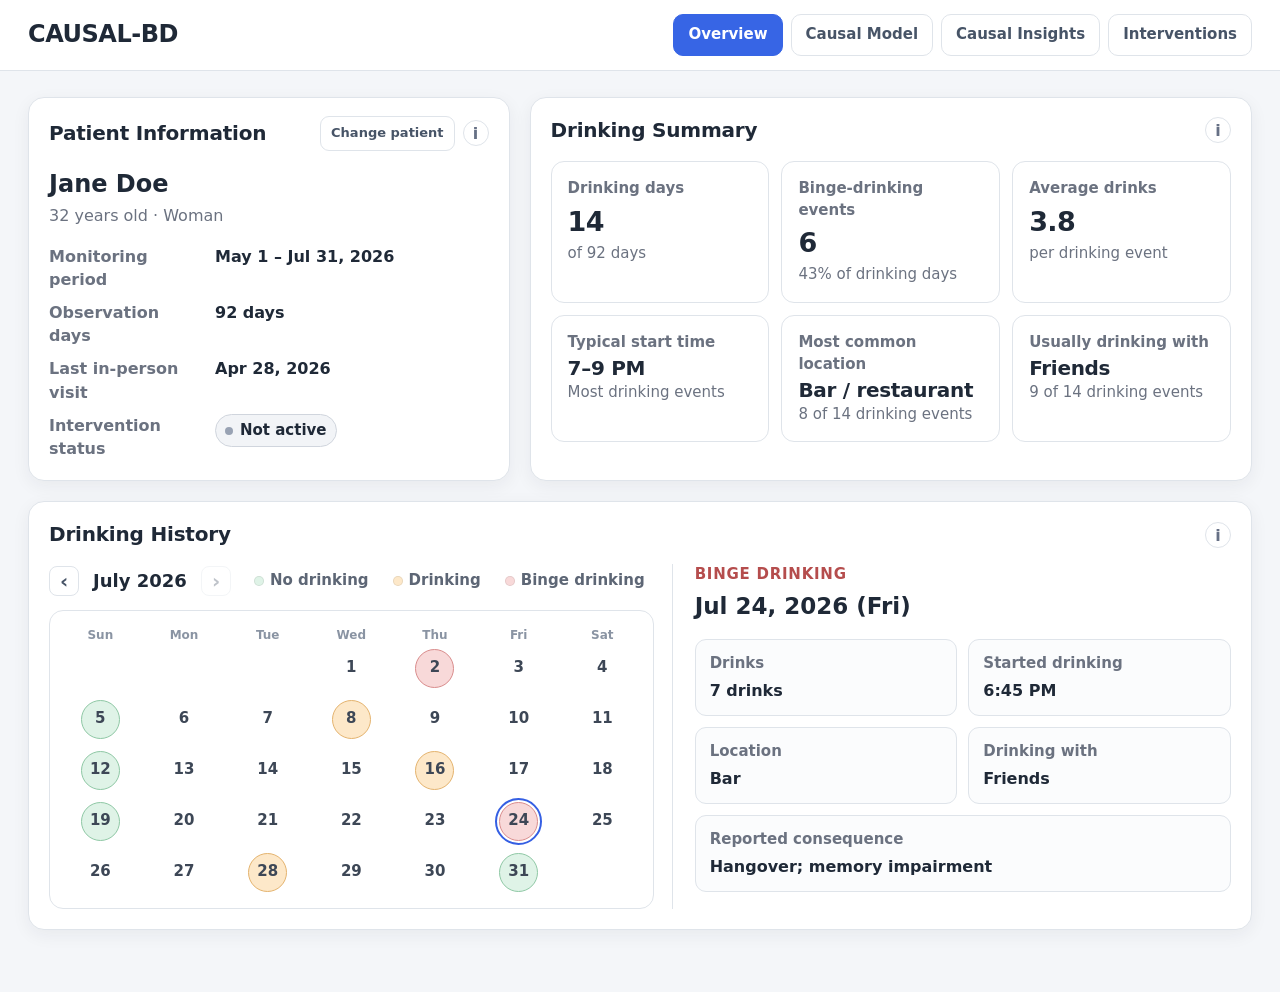
<file: index.html>
<!DOCTYPE html>
<html lang="en">
<head>
<meta charset="UTF-8">
<meta name="viewport" content="width=device-width, initial-scale=1.0">
<title>CAUSAL-BD — Overview</title>
<link rel="stylesheet" href="css/styles.css">
</head>
<body>
<header class="topbar">
  <div class="topbar-inner">
    <div class="brand">CAUSAL-BD</div>
    <nav class="tabs">
      <button class="tab active" data-tab="overview">Overview</button>
      <button class="tab" data-tab="model">Causal Model</button>
      <button class="tab" data-tab="insights">Causal Insights</button>
      <button class="tab" data-tab="interventions">Interventions</button>
    </nav>
  </div>
</header>

<main>
  <section id="view-overview" class="page-view">

  <div class="top-grid">
    <section class="panel">
      <div class="panel-head">
        <h2 class="panel-title">Patient Information</h2>
        <div class="head-actions">
          <button class="change-patient">Change patient</button>
          <div class="info-wrap">
            <button class="info-btn" aria-label="Patient information help">i</button>
            <div class="tooltip">Basic information needed to understand the patient's current monitoring and care context.</div>
          </div>
        </div>
      </div>
      <div class="patient-body">
        <div class="patient-name">Jane Doe</div>
        <div class="patient-meta">32 years old · Woman</div>
        <div class="info-list">
          <div class="info-label">Monitoring period</div><div class="info-value">May 1 – Jul 31, 2026</div>
          <div class="info-label">Observation days</div><div class="info-value">92 days</div>
          <div class="info-label">Last in-person visit</div><div class="info-value">Apr 28, 2026</div>
          <div class="info-label">Intervention status</div>
          <div class="info-value"><span class="status-off"><span class="status-dot"></span>Not active</span></div>
        </div>
      </div>
    </section>

    <section class="panel">
      <div class="panel-head">
        <h2 class="panel-title">Drinking Summary</h2>
        <div class="info-wrap">
          <button class="info-btn" aria-label="Drinking summary help">i</button>
          <div class="tooltip">Summary of drinking and binge-drinking events recorded during the monitoring period.</div>
        </div>
      </div>
      <div class="summary-body">
        <div class="metric metric-quant">
          <div class="metric-label">Drinking days</div>
          <div class="metric-value">14</div>
          <div class="metric-note">of 92 days</div>
        </div>
        <div class="metric metric-quant">
          <div class="metric-label">Binge-drinking events</div>
          <div class="metric-value">6</div>
          <div class="metric-note">43% of drinking days</div>
        </div>
        <div class="metric metric-quant">
          <div class="metric-label">Average drinks</div>
          <div class="metric-value">3.8</div>
          <div class="metric-note">per drinking event</div>
        </div>

        <div class="metric metric-context">
          <div class="metric-label">Typical start time</div>
          <div class="metric-context-value">7–9 PM</div>
          <div class="metric-note">Most drinking events</div>
        </div>
        <div class="metric metric-context">
          <div class="metric-label">Most common location</div>
          <div class="metric-context-value">Bar / restaurant</div>
          <div class="metric-note">8 of 14 drinking events</div>
        </div>
        <div class="metric metric-context">
          <div class="metric-label">Usually drinking with</div>
          <div class="metric-context-value">Friends</div>
          <div class="metric-note">9 of 14 drinking events</div>
        </div>
      </div>
    </section>
  </div>

  <section class="panel history-panel">
    <div class="panel-head">
      <h2 class="panel-title">Drinking History</h2>
      <div class="info-wrap">
        <button class="info-btn" aria-label="Drinking history help">i</button>
        <div class="tooltip">Calendar view of recent no-drinking, drinking, and binge-drinking records. Select a date to inspect the recorded context.</div>
      </div>
    </div>

    <div class="history-body">
      <div class="history-layout">
        <div class="calendar-side">
          <div class="history-topline">
            <div class="month-nav">
              <button class="month-nav-btn" id="prev-month" aria-label="Previous month">‹</button>
              <div class="month-title" id="month-title">July 2026</div>
              <button class="month-nav-btn" id="next-month" aria-label="Next month">›</button>
            </div>
            <div class="legend">
              <button class="legend-btn" data-filter="nodrink"><span class="legend-swatch nodrink"></span>No drinking</button>
              <button class="legend-btn" data-filter="drink"><span class="legend-swatch drink"></span>Drinking</button>
              <button class="legend-btn" data-filter="binge"><span class="legend-swatch binge"></span>Binge drinking</button>
            </div>
          </div>

          <div class="calendar">
            <div class="weekdays">
              <div>Sun</div><div>Mon</div><div>Tue</div><div>Wed</div><div>Thu</div><div>Fri</div><div>Sat</div>
            </div>
            <div class="days" id="days"></div>
          </div>
        </div>

        <div class="selected-side">
          <div class="selected-title-row">
            <div>
              <div class="detail-label binge" id="detail-type">Binge drinking</div>
              <h3 class="detail-title" id="detail-title">Jul 24, 2026 (Fri)</h3>
            </div>
            
          </div>

          <div class="detail-grid">
            <div class="detail-item">
              <div class="label">Drinks</div>
              <div class="value" id="detail-drinks">7 drinks</div>
            </div>
            <div class="detail-item">
              <div class="label">Started drinking</div>
              <div class="value" id="detail-start">6:45 PM</div>
            </div>
            <div class="detail-item">
              <div class="label">Location</div>
              <div class="value" id="detail-location">Bar</div>
            </div>
            <div class="detail-item">
              <div class="label">Drinking with</div>
              <div class="value" id="detail-social">Friends</div>
            </div>
            <div class="detail-item wide">
              <div class="label">Reported consequence</div>
              <div class="value" id="detail-consequence">Hangover; memory impairment</div>
            </div>
          </div>
        </div>
      </div>
    </div>
  </section>

  </section>

  <section id="view-insights" class="page-view" style="display:none;">
    <div class="insights-shell insights-shell-top">
      <button class="findings-drawer-tab" id="open-findings-drawer" aria-expanded="false">
        Causal Findings
      </button>

      <aside class="findings-drawer" id="findings-drawer" aria-hidden="true">
        <div class="findings-drawer-head">
          <div class="findings-drawer-title">Causal Findings</div>
          <div class="info-wrap">
            <button class="info-btn" aria-label="Causal findings help">i</button>
            <div class="tooltip">Findings are grouped by whether each construct increases, decreases, or shows no clear causal effect on binge drinking.</div>
          </div>
          <button class="findings-drawer-close" id="close-findings-drawer" aria-label="Close causal findings panel">×</button>
        </div>

        <div class="findings-drawer-scroll">
        <div class="findings-row">
          <div class="finding-group horizontal">
            <div class="finding-group-label positive">Increases binge drinking</div>
            <div class="finding-items-horizontal">
              <button class="finding-item active" data-finding="social">
                <div>
                  <div class="finding-name">Social Connection</div>
                  <div class="finding-effect" id="finding-effect-social">+6 pp</div>
                </div>
              </button>
              <button class="finding-item" data-finding="negative">
                <div>
                  <div class="finding-name">Negative Affect</div>
                  <div class="finding-effect" id="finding-effect-negative">+4 pp</div>
                </div>
              </button>
            </div>
          </div>

          <div class="finding-group horizontal" id="activity-finding-group" style="display:none;">
            <div class="finding-group-label negative">Decreases binge drinking</div>
            <div class="finding-items-horizontal">
              <button class="finding-item" data-finding="activity">
                <div>
                  <div class="finding-name">Physical Activity</div>
                  <div class="finding-effect" id="finding-effect-activity">−3 pp</div>
                </div>
              </button>
            </div>
          </div>

          <div class="finding-group horizontal">
            <div class="finding-group-label neutral">No clear causal effect</div>
            <div class="finding-items-horizontal">
              <button class="finding-item" data-finding="motivation">
                <div>
                  <div class="finding-name">Drinking Motivation</div>
                  <div class="finding-effect">No clear effect</div>
                </div>
              </button>
            </div>
          </div>
        </div>
        </div>
      </aside>

      <div class="insights-workspace">
        <section class="panel insight-hero compact-hero">
          <div class="insight-hero-top">
            <h1 class="insight-title" id="insight-title">Social Connection → Binge Drinking</h1>
          </div>

          <div class="effect-copy-row">
            <div class="effect-main" id="effect-main">Higher Social Connection was estimated to increase the probability of binge drinking.</div>
          </div>

          <div class="effect-explainer" id="effect-explainer">
            When the Social Connection score increases by 1 point on the 0–5 scale, the estimated probability of binge drinking increases by about 6 percentage points.
          </div>

          <div class="insight-effect-details">
            <div class="insight-effect-detail">
              <span>Estimated effect</span>
              <strong id="insight-effect-estimate">+6 percentage points per 1-point increase</strong>
            </div>
            <div class="insight-effect-detail">
              <span>95% CI</span>
              <strong id="insight-effect-ci">+2.7 to +8.8 percentage points</strong>
            </div>
            <div class="insight-effect-detail">
              <span>Adjusted for</span>
              <strong id="insight-effect-adjusted">Negative Affect, Drinking Motivation</strong>
            </div>
          </div>
        </section>

        <div class="relationship-components-row">
          <section class="panel relationship-panel">
            <div class="panel-head">
              <h2 class="panel-title" id="relationship-panel-title">Binge Drinking Across Social Connection Scores</h2>
              <div class="info-wrap">
                <button class="info-btn" aria-label="Relationship pattern help">i</button>
                <div class="tooltip">The selected construct score is continuous from 0–5. For interpretation, observations are grouped into five score ranges. Select a bar to inspect the components in that range.</div>
              </div>
            </div>
<div id="score-observed-subtitle" class="score-observed-subtitle">Observed binge-drinking frequency across Social Connection scores</div>

            <div class="relationship-chart-wrap compact-chart corrected-chart">
              <div class="chart-layout">
                <div class="y-axis-title-vertical">Binge-drinking probability (%)</div>

                <div class="y-axis-ticks">
                  <span>40</span>
                  <span>30</span>
                  <span>20</span>
                  <span>10</span>
                  <span>0</span>
                </div>

                <div class="plot-column">
                  <div class="value-label-row" aria-hidden="true">
                    <span>6%</span>
                    <span>9%</span>
                    <span>14%</span>
                    <span>28%</span>
                    <span>24%</span>
                  </div>

                  <div class="plot-area">
                    <div class="score-rate-chart" id="score-rate-chart">
                      <button class="score-bin" data-bin="0-1">
                        <div class="score-bin-bar-wrap"><div class="score-bin-bar" style="height:15%"></div></div>
                        <div class="score-bin-level">1</div>
                      </button>
                      <button class="score-bin" data-bin="1-2">
                        <div class="score-bin-bar-wrap"><div class="score-bin-bar" style="height:22.5%"></div></div>
                        <div class="score-bin-level">2</div>
                      </button>
                      <button class="score-bin" data-bin="2-3">
                        <div class="score-bin-bar-wrap"><div class="score-bin-bar" style="height:35%"></div></div>
                        <div class="score-bin-level">3</div>
                      </button>
                      <button class="score-bin" data-bin="3-4">
                        <div class="score-bin-bar-wrap"><div class="score-bin-bar" style="height:70%"></div></div>
                        <div class="score-bin-level">4</div>
                      </button>
                      <button class="score-bin active" data-bin="4-5">
                        <div class="score-bin-bar-wrap"><div class="score-bin-bar" style="height:60%"></div></div>
                        <div class="score-bin-level">5</div>
                      </button>
                    </div>
                  </div>
                </div>
              </div>

              <div class="x-axis-title">Social Connection score</div>
            </div>
          </section>

          <section class="panel pattern-panel compact-pattern">
            <div class="panel-head">
              <div>
                <h2 class="panel-title">Component Patterns</h2>
                <div class="selected-range-label" id="selected-range-label">Social Connection score 4–5 (n = 9)</div>
              </div>
              <div class="info-wrap">
                <button class="info-btn" aria-label="Component patterns help">i</button>
                <div class="tooltip">These values summarize the components observed within the selected construct score range.</div>
              </div>
            </div>

            <div class="pattern-body">
              <div class="component-compare-list single-bin" id="component-list">
                <div class="component-block">
                  <div class="component-title">Messaging activity</div>
                  <div class="single-component-row"><div class="hbar"><i style="width:92%"></i></div><b>52 min</b></div>
                </div>
                <div class="component-block">
                  <div class="component-title">Call duration</div>
                  <div class="single-component-row"><div class="hbar"><i style="width:78%"></i></div><b>24 min</b></div>
                </div>
                <div class="component-block">
                  <div class="component-title">Social media usage duration</div>
                  <div class="single-component-row"><div class="hbar"><i style="width:66%"></i></div><b>37 min</b></div>
                </div>
                <div class="component-block">
                  <div class="component-title">Perceived social connection</div>
                  <div class="single-component-row"><div class="hbar"><i style="width:88%"></i></div><b>4.4 / 5</b></div>
                </div>
                <div class="component-block">
                  <div class="component-title">In-person social connection</div>
                  <div class="single-component-row"><div class="hbar"><i style="width:54%"></i></div><b>2.7 / 5</b></div>
                </div>
              </div>

              <div class="example-head">Relevant binge-drinking days</div>
              <div class="example-days compact-days" id="relevant-days">
                <div class="example-card">
                  <span class="example-type binge">Binge drinking</span>
                  <strong>Jul 24</strong>
                  <span>Social Connection 4.7 / 5</span>
                  <small>7 drinks · Bar · Friends</small>
                </div>
                <div class="example-card">
                  <span class="example-type binge">Binge drinking</span>
                  <strong>Jul 2</strong>
                  <span>Social Connection 4.4 / 5</span>
                  <small>5 drinks · Friend's home · Friends</small>
                </div>
                <div class="example-card">
                  <span class="example-type binge">Binge drinking</span>
                  <strong>Jun 14</strong>
                  <span>Social Connection 4.2 / 5</span>
                  <small>6 drinks · Bar · Friends</small>
                </div>
              </div>
            </div>
          </section>
        </div>

        <div class="lower-insights-row">
          <section class="panel variation-panel revised-variation">
            <div class="panel-head">
              <h2 class="panel-title">Causal Effect Comparisons</h2>
              <div class="info-wrap">
                <button class="info-btn" aria-label="Variation help">i</button>
                <div class="tooltip">See how the selected construct's estimated causal effect changes over time and how Jane's effect compares with other patient groups.</div>
              </div>
            </div>

            <div class="variation-body variation-two-col">
              <div class="time-variation-block">
                <div class="subsection-title">Over time</div>

                <div class="compact-time-chart corrected-time-chart tall-time-chart">
                  <div class="time-y-axis-title">Estimated causal effect (pp)</div>

                  <div class="time-y-axis">
                    <span>10</span>
                    <span>5</span>
                    <span>0</span>
                  </div>

                  <div class="time-plot">
                    <div class="time-baseline"></div>
                    <div class="time-yline"></div>

                    <svg viewBox="0 0 300 240" preserveAspectRatio="none" aria-label="Estimated causal effect over time">
                      <!-- Plotting height = 210px, y=0 at 210 and y=10 at 0 -->
                      <!-- +2 => 168, +3 => 147, +7 => 63 -->
                      
                      
                      
                      
                    </svg>

                    <div class="time-dot time-dot-may"></div>
                    <div class="time-dot time-dot-june"></div>
                    <div class="time-dot time-dot-july"></div>

                    <div class="time-value-labels">
                      <span style="left:15%; top:126px;">+2</span>
                      <span style="left:50%; top:105px;">+3</span>
                      <span style="left:85%; top:21px;">+7</span>
                    </div>

                    <div class="time-x-axis">
                      <span style="left:15%;">May</span>
                      <span style="left:50%;">June</span>
                      <span style="left:85%;">July</span>
                    </div>
                  </div>
                </div>

                <div class="variation-note" id="time-variation-note">
                  Social Connection appears to have an increasingly stronger effect on binge drinking over time, with the largest estimated effect in July.
                </div>
              </div>

              <div class="group-comparison-block">
                <div class="subsection-title">Compared with reference cohorts</div>
<div class="reference-cohort-monitoring">Monitoring period: May 1 – Jul 31, 2026 (92 days)</div>

                <div class="patient-distribution-grid" aria-label="Distributions of estimated causal effects across comparison patient groups">
                  <div class="patient-distribution-card" data-comparison-group="all">
                    <div class="reference-cohort-label"><strong>All patients</strong><span>All patients you manage (N=100)</span></div>
                    <div class="histogram-shell">
                      <div class="histogram-y-label">Frequency</div>
                      <div class="histogram-plot">
                        <div class="histogram-mean-line" style="left:60.6%"></div>
                        <div class="histogram-mean-label" style="left:60.6%">Mean +2.1 pp</div>
                        <div class="histogram-bars">
                          <i style="height:0%"></i><i style="height:0%"></i><i style="height:0%"></i><i style="height:3%"></i><i style="height:7%"></i><i style="height:13%"></i><i style="height:21%"></i><i style="height:34%"></i><i style="height:48%"></i><i style="height:42%"></i><i style="height:55%"></i><i style="height:73%"></i><i style="height:88%"></i><i style="height:70%"></i><i style="height:76%"></i><i style="height:61%"></i><i class="jane-bin" style="height:43%"></i><i style="height:20%"></i><i style="height:7%"></i><i style="height:0%"></i>
                        </div>
                      </div>
                      <div class="histogram-axis"><span>−10</span><span>−5</span><span>0</span><span>+5</span><span>+10</span></div>
                    </div>
                  </div>

                  <div class="patient-distribution-card" data-comparison-group="frequency">
                    <div class="reference-cohort-label"><strong>Similar binge-drinking frequency</strong><span>Fewer than 5 binge-drinking events per month (N=28)</span></div>
                    <div class="histogram-shell">
                      <div class="histogram-y-label">Frequency</div>
                      <div class="histogram-plot">
                        <div class="histogram-mean-line" style="left:73%"></div>
                        <div class="histogram-mean-label" style="left:73%">Mean +4.6 pp</div>
                        <div class="histogram-bars">
                          <i style="height:0%"></i><i style="height:0%"></i><i style="height:0%"></i><i style="height:0%"></i><i style="height:1%"></i><i style="height:2%"></i><i style="height:4%"></i><i style="height:6%"></i><i style="height:10%"></i><i style="height:14%"></i><i style="height:20%"></i><i style="height:28%"></i><i style="height:40%"></i><i style="height:58%"></i><i style="height:80%"></i><i style="height:96%"></i><i class="jane-bin" style="height:86%"></i><i style="height:54%"></i><i style="height:22%"></i><i style="height:6%"></i>
                        </div>
                      </div>
                      <div class="histogram-axis"><span>−10</span><span>−5</span><span>0</span><span>+5</span><span>+10</span></div>
                    </div>
                  </div>

                  <div class="patient-distribution-card" data-comparison-group="age">
                    <div class="reference-cohort-label"><strong>Same age group</strong><span>Age 30–39 (N=42)</span></div>
                    <div class="histogram-shell">
                      <div class="histogram-y-label">Frequency</div>
                      <div class="histogram-plot">
                        <div class="histogram-mean-line" style="left:58.2%"></div>
                        <div class="histogram-mean-label" style="left:58.2%">Mean +1.6 pp</div>
                        <div class="histogram-bars">
                          <i style="height:0%"></i><i style="height:0%"></i><i style="height:2%"></i><i style="height:5%"></i><i style="height:10%"></i><i style="height:18%"></i><i style="height:29%"></i><i style="height:41%"></i><i style="height:37%"></i><i style="height:46%"></i><i style="height:68%"></i><i style="height:91%"></i><i style="height:84%"></i><i style="height:63%"></i><i style="height:51%"></i><i style="height:57%"></i><i class="jane-bin" style="height:39%"></i><i style="height:16%"></i><i style="height:4%"></i><i style="height:0%"></i>
                        </div>
                      </div>
                      <div class="histogram-axis"><span>−10</span><span>−5</span><span>0</span><span>+5</span><span>+10</span></div>
                    </div>
                  </div>

                  <div class="patient-distribution-card" data-comparison-group="women">
                    <div class="reference-cohort-label"><strong>Same gender</strong><span>Women (N=47)</span></div>
                    <div class="histogram-shell">
                      <div class="histogram-y-label">Frequency</div>
                      <div class="histogram-plot">
                        <div class="histogram-mean-line" style="left:68.5%"></div>
                        <div class="histogram-mean-label" style="left:68.5%">Mean +3.7 pp</div>
                        <div class="histogram-bars">
                          <i style="height:0%"></i><i style="height:0%"></i><i style="height:0%"></i><i style="height:0%"></i><i style="height:1%"></i><i style="height:3%"></i><i style="height:7%"></i><i style="height:12%"></i><i style="height:20%"></i><i style="height:28%"></i><i style="height:38%"></i><i style="height:50%"></i><i style="height:64%"></i><i style="height:78%"></i><i style="height:90%"></i><i style="height:88%"></i><i class="jane-bin" style="height:72%"></i><i style="height:48%"></i><i style="height:20%"></i><i style="height:5%"></i>
                        </div>
                      </div>
                      <div class="histogram-axis"><span>−10</span><span>−5</span><span>0</span><span>+5</span><span>+10</span></div>
                    </div>
                  </div>
                </div>

                <div class="histogram-x-title">Estimated causal effect (pp)</div>
                <div class="jane-bin-note" id="jane-distribution-note"><span class="jane-bin-swatch"></span>The highlighted bin contains Jane's estimated effect (+6 pp).</div>

                <div class="variation-note" id="group-comparison-note">
                  Estimated Social Connection effects are predominantly positive across these reference cohorts. Jane's estimated effect (+6 pp) is above the mean for each reference cohort shown here. The similar binge-drinking frequency cohort has the most positively shifted distribution (mean +4.6 pp), while the same-gender cohort has a mean of +3.7 pp.
                </div>
              </div>
            </div>
          </section>
        </div>

              </div>

      <button class="context-drawer-tab" id="open-context-drawer" aria-expanded="false">Add Context</button>

      <aside class="context-drawer" id="context-drawer" aria-hidden="true">
        <div class="context-drawer-head">
          <div>
            <div class="context-drawer-title">Add Context</div>
            <div class="context-drawer-subtitle" id="context-drawer-subtitle">Social Connection → Binge Drinking</div>
          </div>
          <button class="context-drawer-close" id="close-context-drawer" aria-label="Close context panel">×</button>
        </div>

        <div class="context-drawer-scroll">
          <section class="drawer-section">
            <div class="drawer-section-title">Current insight</div>
            <p id="context-current-insight"></p>
            <p class="drawer-muted" id="context-current-pattern"></p>
          </section>

          <section class="drawer-section">
            <div class="drawer-section-title">Discuss with participant</div>
            <div class="drawer-helper" id="context-discussion-helper"></div>
            <div id="context-suggested-questions"></div>

            <button class="drawer-secondary-btn" id="add-own-question">+ Add your own question</button>

            <div class="discussion-guide" id="discussion-guide">
              <div class="drawer-subhead">Discussion guide</div>
              <div class="empty-guide" id="empty-guide">Add questions you want to discuss with Jane.</div>
            </div>

            <label class="drawer-subhead drawer-note-label" for="discussion-notes">What did you learn?</label>
            <textarea id="discussion-notes" class="drawer-textarea" placeholder="Record what you learned from Jane about the situation, people involved, or what was happening before drinking..."></textarea>

            <div class="drawer-subhead">What does this help explain?</div>
            <div class="context-component-tags" id="context-component-tags"></div>
            <button class="drawer-primary-btn" id="save-context-note">Save context</button>

            <div class="saved-context-list" id="saved-context-list">
              <div class="drawer-subhead">Saved context</div>
              <div class="empty-guide" id="saved-context-empty">No context has been saved yet.</div>
            </div>
          </section>

          <section class="drawer-section">
            <div class="drawer-section-title">Refine EMA</div>
            <div class="drawer-subhead" id="context-current-ema-title"></div>
            <div id="context-current-ema-list"></div>

            <div class="drawer-subhead suggested-ema-head">Suggested additions</div>
            <div id="context-suggested-ema"></div>

            <button class="drawer-secondary-btn">+ Create a question</button>
          </section>
        </div>
      </aside>
    </section>

  <section id="view-model" class="page-view causal-model-view" style="display:none;">
    <div class="causal-model-layout">


      <div class="causal-model-main causal-model-split">
        <div class="causal-model-half causal-model-graph-half">
          <section class="panel causal-graph-panel">
          <div class="model-panel-head">
            <h2>Causal Structure</h2>
            <div class="model-panel-actions">
              <div class="info-wrap">
              <button class="info-btn" aria-label="Causal structure help">i</button>
              <div class="tooltip">Review the causal relationships among constructs. Select a construct to inspect its definition and causal analysis result.</div>
              </div>
              <button class="secondary-action model-edit-toggle" id="model-edit-toggle">Manage constructs</button>
            </div>
          </div>

          <div class="causal-graph-legend" aria-label="Causal graph legend">
            <div class="causal-graph-legend-item"><span class="legend-arrow pathway-blue" id="causal-pathway-legend-arrow"></span><span>Causal pathway</span></div>
            <div class="causal-graph-legend-item"><span class="legend-node legend-node-treatment"></span><span>Treatment</span></div>
            <div class="causal-graph-legend-item"><span class="legend-node legend-node-confounder"></span><span>Confounder</span></div>
          </div>

          <div class="causal-graph-canvas probe2-style-graph" id="model-dynamic-graph">
          </div>

          <div class="graph-selection-hint">Select a construct to review its details.</div>

          
<div class="analysis-period-box">
  <div class="analysis-period-label">Analysis period</div>
  <div class="analysis-period-date">May 1 – Jul 31, 2026</div>
  <div class="analysis-period-note">Pre-intervention monitoring period</div>
</div>
<div class="causal-analysis-window" aria-label="Causal analysis window">
            <div class="analysis-window-title">Analysis window</div>
            <div class="analysis-window-copy">Passive sensing and EMA observed 15–3 hours before drinking started were used in the causal analysis.</div>

            <div class="analysis-window-timeline">
              <div class="analysis-window-track">
                <div class="analysis-window-observed">
                  <span>Passive sensing + EMA</span>
                </div>
                <div class="analysis-window-event-dot"></div>
              </div>
              <div class="analysis-window-labels">
                <span class="window-label window-start">−15 h</span>
                <span class="window-label window-end">−3 h</span>
                <span class="window-label window-event"><span>Drinking</span><span>start</span></span>
              </div>
            </div>
          </div>

          <div class="structure-stability-inline">
            <div class="structure-stability-inline-head">Structure stability</div>
            <p>We repeatedly sampled from data from <strong>100 patients</strong> to test the stability of this causal structure. For each patient subsample, only directed relationships that appeared in at least <strong>50 of 100 bootstrap runs</strong> were retained. Across <strong>30 patient subsamples</strong>, the final structure was reproduced <strong>25 times (83%)</strong>.</p>
          </div>
          </section>
        </div>

        <div class="causal-model-half causal-model-detail-half">
          <section class="panel causal-effect-overview-panel" aria-label="Causal effect overview">
            <div class="causal-effect-overview-head">
              <div>
                <h2>Causal Effect Overview</h2>
                <p>Estimated change in binge-drinking probability for a 1-point increase in each construct.</p>
              </div>
              <div class="info-wrap summary-info-wrap">
                <button class="info-btn summary-info-btn" aria-label="Causal effect overview help">i</button>
                <div class="tooltip">Larger absolute effects indicate a larger estimated change in binge-drinking probability for the same 1-point construct change. Effect magnitude alone does not determine which construct should be targeted.</div>
              </div>
            </div>
            <div class="effect-overview-axis" aria-hidden="true">
              <span></span>
              <div class="effect-overview-axis-scale">
                <span class="axis-neg">−6 pp</span>
                <span class="axis-zero">0</span>
                <span class="axis-pos">+8 pp</span>
              </div>
              <span></span>
            </div>
            <div class="effect-overview-list" id="model-effect-overview-list"></div>
          </section>

          <section class="panel model-inspector">
          <div id="node-inspector" class="model-inspector-view">
            <div class="model-inspector-head construct-identity-head">
              <div>
                <div class="model-inspector-kicker">Construct</div>
                <div class="construct-title-row">
                  <h2 id="inspector-node-title">Social Connection</h2>
                  <span class="model-finding-status increase" id="model-finding-status">Increases binge drinking</span>
                </div>
              </div>
              <button class="secondary-action" id="customize-construct-btn">Refine construct</button>
            </div>

            <div class="construct-section">
              <div class="model-detail-label">Definition</div>
              <p id="inspector-node-definition">The degree of perceived and observed social engagement with others.</p>
              <div class="construct-source-line">
                <span>Data sources</span>
                <strong id="inspector-node-sources">Passive sensing + EMA</strong>
              </div>
            </div>

            <div class="construct-section causal-effect-section" id="model-causal-effect-section">
              <div class="model-detail-label">Estimated causal effect</div>
              <div class="causal-effect-grid">
                <div class="causal-effect-item">
                  <span>Estimated effect</span>
                  <strong id="model-effect-estimate">+6 percentage points per 1-point increase</strong>
                </div>
                <div class="causal-effect-item">
                  <span>95% CI</span>
                  <strong id="model-effect-ci">+2.7 to +8.8<br>percentage points</strong>
                </div>
                <div class="causal-effect-item">
                  <span>Adjusted for</span>
                  <strong id="model-adjusted-for">Negative Affect,<br>Drinking Motivation</strong>
                </div>
              </div>
            </div>

            <div class="construct-section">
              <div class="model-detail-label">Components</div>
              <div class="model-component-groups compact-components" id="inspector-components"></div>

              <div class="component-explanation" id="component-explanation" style="display:none;">
                <div class="component-explanation-head">
                  <div>
                    <div class="component-explanation-name" id="component-explanation-name"></div>
                    <div class="component-explanation-source" id="component-explanation-source"></div>
                  </div>
                  <button class="component-explanation-close" id="component-explanation-close" aria-label="Close component explanation">×</button>
                </div>

                <div class="component-explanation-grid">
                  <div>
                    <span>What it captures</span>
                    <p id="component-explanation-what"></p>
                  </div>
                  <div>
                    <span>Why included</span>
                    <p id="component-explanation-why"></p>
                  </div>
                </div>
              </div>
            </div>


          </div>


          </section>
        </div>
      </div>


    </div>

    <aside class="model-changes-drawer manage-constructs-drawer" id="model-changes-drawer" aria-hidden="true">
      <div class="model-changes-head">
        <div>
          <h2>Manage constructs</h2>
        </div>
        <button class="model-changes-close" id="model-changes-close" aria-label="Close manage constructs">×</button>
      </div>

      <div class="manage-constructs-section">
        <div class="manage-section-title">Included in model</div>
        <div class="manage-construct-list" id="included-construct-list">
          <div class="manage-construct-row" data-construct="social">
            <div><strong>Social Connection</strong><span>Construct</span></div>
            <button class="manage-row-action exclude-construct-btn" data-construct="social">Exclude</button>
          </div>
          <div class="manage-construct-row" data-construct="negative">
            <div><strong>Negative Affect</strong><span>Construct</span></div>
            <button class="manage-row-action exclude-construct-btn" data-construct="negative">Exclude</button>
          </div>
          <div class="manage-construct-row" data-construct="motivation">
            <div><strong>Drinking Motivation</strong><span>Construct</span></div>
            <button class="manage-row-action exclude-construct-btn" data-construct="motivation">Exclude</button>
          </div>
          <div class="manage-construct-row" data-construct="opportunity">
            <div><strong>Drinking Opportunity</strong><span>Construct</span></div>
            <button class="manage-row-action exclude-construct-btn" data-construct="opportunity">Exclude</button>
          </div>
          <div class="manage-construct-row" data-construct="activity" id="included-activity-row" style="display:none;">
            <div><strong>Physical Activity</strong><span>Construct</span></div>
            <button class="manage-row-action activity-exclude-btn">Exclude</button>
          </div>
        </div>
      </div>

      <div class="manage-constructs-section">
        <div class="manage-section-title">Outcome</div>
        <div class="manage-construct-row fixed-outcome-row">
          <div><strong>Binge Drinking</strong><span>Required outcome</span></div>
          <span class="required-badge">Required</span>
        </div>
      </div>

      <div class="manage-constructs-section">
        <div class="manage-section-title">Available constructs</div>
        <div class="manage-construct-list" id="available-construct-list">
          <div class="manage-construct-row" data-available="activity">
            <div><strong>Physical Activity</strong><span>Passive sensing</span></div>
            <button class="manage-row-action add-construct-btn" data-label="Physical Activity">+ Add</button>
          </div>
          <div class="manage-construct-row" data-available="regulation">
            <div><strong>Daily Regulation</strong><span>Passive sensing + EMA</span></div>
            <button class="manage-row-action add-construct-btn" data-label="Daily Regulation">+ Add</button>
          </div>
          <div class="manage-construct-row" data-available="mobility">
            <div><strong>Mobility &amp; Routine</strong><span>Passive sensing</span></div>
            <button class="manage-row-action add-construct-btn" data-label="Mobility & Routine">+ Add</button>
          </div>
        </div>
        <button class="secondary-action create-construct-btn" id="create-construct-btn">+ Create new construct</button>
      </div>

      <div class="create-construct-panel" id="create-construct-panel" style="display:none;">
        <label>Construct name</label>
        <input id="new-construct-name" type="text" placeholder="e.g., Social Drinking Context">
        <label>Definition</label>
        <textarea id="new-construct-definition" placeholder="Describe what this construct represents."></textarea>
        <div class="create-construct-actions">
          <button class="secondary-action" id="cancel-create-construct">Cancel</button>
          <button class="primary-action" id="save-new-construct">Add construct</button>
        </div>
      </div>

      <div class="manage-pending-summary" id="manage-pending-summary">No pending changes.</div>
      <button class="primary-action rerun-model-btn" id="apply-construct-changes">Apply changes &amp; re-run analysis</button>
    </aside>

            <aside class="refine-construct-drawer" id="construct-customize-panel" aria-hidden="true">
              <div class="customize-head">
                <div>
                  <div class="model-inspector-kicker">Refine construct</div>
                  <h3 id="customize-construct-title">Social Connection</h3>
                </div>
                <button class="component-detail-close" id="close-customize-construct" aria-label="Close customization">×</button>
              </div>

              <label class="customize-label" for="customize-definition">Definition</label>
              <textarea id="customize-definition" class="customize-definition-input">The degree of perceived and observed social engagement with others.</textarea>

              <div class="customize-label">Included components</div>
              <div id="customize-component-list" class="customize-component-list"></div>

              <button class="secondary-action add-component-btn" id="add-component-btn">+ Add component</button>

              <div class="available-components-panel" id="available-components-panel" style="display:none;">
                <div class="available-components-head">Available components</div>
                <button class="available-component" data-name="Bluetooth proximity" data-source="Passive sensing">Bluetooth proximity <span>Passive sensing</span></button>
                <button class="available-component" data-name="Nearby device count" data-source="Passive sensing">Nearby device count <span>Passive sensing</span></button>
                <button class="available-component" data-name="Social setting" data-source="EMA">Social setting <span>EMA</span></button>
              </div>

              <div class="customize-actions">
                <button class="secondary-action" id="cancel-customize-construct">Cancel</button>
                <button class="primary-action" id="save-customize-construct">Save changes</button>
              </div>

              <div class="customize-note">
                Changes to construct definitions or component mappings require the causal analysis to be re-estimated.
              </div>
            </aside>
  </section>

  <section id="view-interventions" class="page-view interventions-view" style="display:none;">
    <div class="intervention-topline intervention-topline-tabs-only">
      <div class="intervention-phase-tabs" role="tablist" aria-label="Intervention phases">
        <button class="intervention-phase-tab active" data-phase="design">Plan</button>
        <button class="intervention-phase-tab" data-phase="outcomes">Review</button>
      </div>
    </div>

    <div id="intervention-design-phase" class="intervention-phase">
      <div class="intervention-design-grid simplified-intervention-grid">
        <div class="intervention-design-main">

          <section class="panel intervention-step-card">
            <div class="intervention-step-head intervention-step-head-with-info">
              <div class="intervention-step-number">1</div>
              <div class="intervention-step-title-only">
                <h2>Target construct</h2>
              </div>
              <div class="info-wrap intervention-step-info">
                <button class="info-btn" aria-label="Target construct help">i</button>
                <div class="tooltip">Select one causal construct to use as the starting point for this intervention plan.</div>
              </div>
            </div>

            <div class="target-construct-grid">
              <button class="target-construct-card risk active" data-factor="Social Connection" data-construct-key="social">
                <div class="target-name">Social Connection</div>
                <div class="target-effect" id="target-effect-social">+6 pp</div>
              </button>

              <button class="target-construct-card risk" data-factor="Negative Affect" data-construct-key="negative">
                <div class="target-name">Negative Affect</div>
                <div class="target-effect" id="target-effect-negative">+4 pp</div>
              </button>

              <button class="target-construct-card protective" id="activity-target-card" data-factor="Physical Activity" data-construct-key="activity" style="display:none;">
                <div class="target-name">Physical Activity</div>
                <div class="target-effect" id="target-effect-activity">−3 pp</div>
              </button>
            </div>
          </section>

          <section class="panel intervention-step-card">
            <div class="intervention-step-head intervention-step-head-with-info">
              <div class="intervention-step-number">2</div>
              <div class="intervention-step-title-only">
                <h2>Identify what to focus on</h2>
              </div>
              <div class="info-wrap intervention-step-info">
                <button class="info-btn" aria-label="Focus selection help">i</button>
                <div class="tooltip">Review the observed components and patient-provided context, then identify the specific situation, behavior, or context that should receive attention in the intervention.</div>
              </div>
            </div>

            <div class="focus-review-layout context-linked-focus-layout">
              <div>
                <div class="component-list-title">Components</div>
                <div class="component-list-instruction">Select a component to review its observed pattern and participant-provided context.</div>
                <div class="component-list" role="tablist" aria-label="Observed components">
                <button class="component-review-item active" data-component="messaging"><span>Messaging activity</span></button>
                <button class="component-review-item" data-component="socialmedia"><span>Social media usage duration</span></button>
                <button class="component-review-item" data-component="call"><span>Call duration</span></button>
                <button class="component-review-item" data-component="perceived"><span>Perceived social connection</span></button>
                <button class="component-review-item" data-component="inperson"><span>In-person social connection</span></button>
                </div>
              </div>

              <div class="patient-context-panel">
                <div class="patient-context-label">Context linked to this component</div>
                <div id="linked-context-panel" class="linked-context-panel"></div>
              </div>
            </div>

            <div class="focus-input-block">
              <label class="intervention-field-label" for="focus-input">What situation or behavior would you like to focus on?</label>
              <textarea id="focus-input" class="intervention-message-box focus-textarea" placeholder="Describe the specific situation, behavior, or context you want to address.">Evening calls or messages with John that lead to spontaneous drinking plans.</textarea>
              <div class="focus-example">
                <div class="focus-example-label">Examples based on saved context</div>
                <ul>
                  <li>Evening calls or messages with John that lead to spontaneous drinking plans.</li>
                  <li>Social plans with close friends that are frequently followed by heavier drinking.</li>
                </ul>
              </div>
            </div>
          </section>

          <section class="panel intervention-step-card" id="intervention-strategy-step">
            <div class="intervention-step-head intervention-step-head-with-info">
              <div class="intervention-step-number">3</div>
              <div class="intervention-step-title-only">
                <h2>Choose an intervention strategy</h2>
              </div>
              <div class="info-wrap intervention-step-info">
                <button class="info-btn" aria-label="Intervention strategy help">i</button>
                <div class="tooltip">Choose an intervention approach that could address the patient-specific focus identified above. The strategy options and sources shown in this prototype are illustrative examples.</div>
              </div>
            </div>

                        <div id="strategy-grid" class="strategy-grid" role="radiogroup" aria-label="Intervention strategies"></div>
          </section>

          <section class="panel intervention-step-card">
            <div class="intervention-step-head intervention-step-head-with-info">
              <div class="intervention-step-number">4</div>
              <div class="intervention-step-title-only">
                <h2>Tailor a concrete plan</h2>
              </div>
              <div class="info-wrap intervention-step-info">
                <button class="info-btn" aria-label="Coping plan help">i</button>
                <div class="tooltip">Tailor the selected intervention strategy to Jane by specifying the situation, action, boundary or target, and timeframe.</div>
              </div>
            </div>

            <div class="selected-strategy-strip">
              <div>
                <div class="selected-strategy-label">Selected strategy</div>
                <div class="selected-strategy-name" id="selected-strategy-name">Drinking-refusal skills</div>
              </div>
              <div class="selected-strategy-source" id="selected-strategy-source">Source: Evidence-based intervention literature (illustrative)</div>
            </div>

            <div class="coping-plan-name-block">
              <label class="intervention-field-label" for="coping-plan-name">Plan name</label>
              <input id="coping-plan-name" class="intervention-text-input" value="Pause before agreeing to evening drinking plans and set a drink limit first">
            </div>

            <div class="behavior-goal-grid">
              <div>
                <label class="intervention-field-label" for="goal-situation">Situation</label>
                <input id="goal-situation" class="intervention-text-input" value="When John calls or messages about drinking plans after 5 PM">
              </div>

              <div>
                <label class="intervention-field-label" for="goal-action">Action</label>
                <input id="goal-action" class="intervention-text-input" value="Pause before agreeing and decide a drink limit first">
              </div>

              <div>
                <label class="intervention-field-label" for="goal-boundary">Boundary / target</label>
                <input id="goal-boundary" class="intervention-text-input" value="Set a limit of no more than 3 drinks">
              </div>

              <div>
                <label class="intervention-field-label" for="goal-timeframe">Timeframe</label>
                <input id="goal-timeframe" class="intervention-text-input" value="For the next 8 weeks">
              </div>
            </div>

            <div class="goal-preview-box">
              <div class="intervention-field-label">Coping plan</div>
              <p id="goal-preview">When John calls or messages about drinking plans after 5 PM, Jane will pause before agreeing and decide a drink limit first, with a limit of no more than 3 drinks, for the next 8 weeks.</p>
            </div>
          </section>

          <section class="panel intervention-step-card optional-support-card">
            <div class="optional-support-head">
              <div>
                <div class="optional-label">Optional</div>
                <h2>Add timely support</h2>
              </div>
              <div class="optional-support-actions">
                <div class="info-wrap intervention-step-info">
                  <button class="info-btn" aria-label="Timely support help">i</button>
                  <div class="tooltip">Optionally provide a reminder at a useful moment to help Jane remember and follow the behavioral goal she has already set.</div>
                </div>
                <label class="support-toggle">
                <input type="checkbox" id="support-enabled" checked>
                <span>Enable support</span>
                </label>
              </div>
            </div>

            <div id="support-settings">
              <div class="support-choice-grid">
                <label class="support-choice selected">
                  <input type="radio" name="support-trigger" value="Before typical drinking time" checked>
                  <span><strong>Before typical drinking time</strong></span>
                </label>

                <label class="support-choice">
                  <input type="radio" name="support-trigger" value="When target construct is high">
                  <span><strong>When target construct is high</strong></span>
                </label>

                <label class="support-choice">
                  <input type="radio" name="support-trigger" value="Custom scheduled time">
                  <span><strong>Custom scheduled time</strong></span>
                </label>
              </div>

              <div id="construct-trigger-settings" class="conditional-support-settings" style="display:none;">
                <label class="intervention-field-label">Feature used to identify a high target construct</label>
                <div class="feature-trigger-options">
                  <label class="feature-trigger-option">
                    <input type="checkbox" value="Messaging activity">
                    <span>Messaging activity</span>
                  </label>
                  <label class="feature-trigger-option">
                    <input type="checkbox" value="Social media usage duration">
                    <span>Social media usage duration</span>
                  </label>
                  <label class="feature-trigger-option">
                    <input type="checkbox" value="Call duration">
                    <span>Call duration</span>
                  </label>
                  <label class="feature-trigger-option">
                    <input type="checkbox" value="Perceived social connection">
                    <span>Perceived social connection</span>
                  </label>
                  <label class="feature-trigger-option">
                    <input type="checkbox" value="In-person social connection">
                    <span>In-person social connection</span>
                  </label>
                </div>
              </div>

              <div id="custom-time-settings" class="conditional-support-settings" style="display:none;">
                <label class="intervention-field-label" for="custom-support-time">Scheduled time</label>
                <select id="custom-support-time" class="intervention-select custom-time-input">
                  <option value="4:00 PM">4:00 PM</option>
                  <option value="5:00 PM">5:00 PM</option>
                  <option value="6:00 PM" selected>6:00 PM</option>
                  <option value="7:00 PM">7:00 PM</option>
                  <option value="8:00 PM">8:00 PM</option>
                  <option value="9:00 PM">9:00 PM</option>
                  <option value="10:00 PM">10:00 PM</option>
                </select>
              </div>


              <div class="message-library" id="strategy-message-library">
                <div class="message-library-head">
                  <div class="message-library-title">Suggested messages for this strategy</div>
                  <div class="message-library-source" id="message-library-source">Source: Evidence-based intervention literature (illustrative)</div>
                </div>
                <div class="message-library-options" id="message-library-options"></div>
              </div>

              <div class="support-settings-grid">
                <div>
                  <label class="intervention-field-label" for="support-delivery">Delivery</label>
                  <select id="support-delivery" class="intervention-select full">
                    <option>Smartphone notification</option>
                    <option>Text message</option>
                    <option>In-app message</option>
                  </select>
                </div>

                <div>
                  <label class="intervention-field-label" for="support-message">Reminder message</label>
                  <textarea id="support-message" class="intervention-message-box support-message-box">If you're making drinking plans tonight, take a moment to decide your drink limit before responding.</textarea>
                </div>
              </div>
            </div>
          </section>
        </div>

        <aside class="panel intervention-plan-card">
          <div class="plan-head">
            <div>
              <div class="intervention-kicker">Plan summary</div>
              <h2>Coping Plan Summary</h2>
            </div>
            <span class="plan-status">Draft</span>
          </div>

          <div class="plan-summary-list">
            <div class="plan-summary-row"><span>Plan name</span><strong id="summary-plan-name">Pause before agreeing to evening drinking plans and set a drink limit first</strong></div>
            <div class="plan-summary-row"><span>Target construct</span><strong id="summary-factor">Social Connection</strong></div>
            <div class="plan-summary-row"><span>Focus</span><strong id="summary-focus">Evening calls or messages with John that lead to spontaneous drinking plans.</strong></div>
            <div class="plan-summary-row"><span>Intervention strategy</span><strong id="summary-strategy">Drinking-refusal skills</strong></div>
            <div class="plan-summary-row"><span>Coping plan</span><strong id="summary-goal">When John calls or messages about drinking plans after 5 PM, Jane will pause before agreeing and decide a drink limit first, with a limit of no more than 3 drinks, for the next 2 weeks.</strong></div>
            <div class="plan-summary-row"><span>Timely support</span><strong id="summary-support">Before typical drinking time</strong></div>
            <div class="plan-summary-row"><span>Delivery</span><strong id="summary-delivery">Smartphone notification</strong></div>
          </div>

          <div class="plan-message-preview">
            <div class="intervention-field-label">Reminder preview</div>
            <p id="summary-message">If you're making drinking plans tonight, take a moment to decide your drink limit before responding.</p>
          </div>

          <button class="primary-action intervention-save-plan" id="save-intervention-plan">Save plan</button>
        </aside>
      </div>
    </div>

    <div id="intervention-outcomes-phase" class="intervention-phase" style="display:none;">
      <section class="panel intervention-outcome-summary revised-current-plan">
        <div class="current-plan-copy">
          <div class="intervention-kicker">Current coping plan</div>
          <h2 id="review-plan-name">Pause before agreeing to evening drinking plans and set a drink limit first</h2>
          <div class="current-plan-details review-intervention-details">
            <div><span>Intervention strategy</span><strong id="review-strategy">Drinking-refusal skills</strong></div>
            <div><span>Situation</span><strong id="review-situation">When John calls or messages about drinking plans after 5 PM</strong></div>
            <div><span>Action</span><strong id="review-action">Pause before agreeing and decide how to decline additional drinks</strong></div>
            <div><span>Boundary</span><strong id="review-boundary">Set a limit of no more than 3 drinks</strong></div>
            <div><span>Timely support</span><strong id="review-support">Before typical drinking time · Smartphone notification</strong></div>
            <div><span>Reminder message</span><strong id="review-message">Before going out tonight, decide how you will respond if someone offers you another drink.</strong></div>
          </div>
        </div>
        <div class="current-plan-status">
          <span class="active-intervention-status">Active</span>
          <small>Since Aug 1</small>
        </div>
      </section>

      <div class="outcome-grid">
        <section class="panel outcome-history-card">
          <div class="panel-head">
            <div>
              <h2 class="panel-title">Recent Coping Plan Use</h2>
            </div>
          </div>
          <div class="outcome-table-wrap">
            <table class="outcome-table">
              <thead>
                <tr>
                  <th>Date</th>
                  <th>Reminder</th>
                  <th>Opened</th>
                  <th>Plan followed</th>
                  <th>Observed outcome</th>
                </tr>
              </thead>
              <tbody>
                <tr><td>Aug 4</td><td>Delivered</td><td>Yes</td><td>Yes</td><td>2 drinks</td></tr>
                <tr><td>Aug 9</td><td>Delivered</td><td>Yes</td><td>Yes</td><td>3 drinks</td></tr>
                <tr><td>Aug 15</td><td>Delivered</td><td>Yes</td><td>Yes</td><td>2 drinks</td></tr>
                <tr><td>Aug 22</td><td>Delivered</td><td>Yes</td><td>Yes</td><td>3 drinks</td></tr>
                <tr><td>Aug 28</td><td>Delivered</td><td>No</td><td>No</td><td>5 drinks · Binge</td></tr>
              </tbody>
            </table>
          </div>
        </section>

        <section class="panel outcome-comparison-card">
          <div class="panel-head">
            <div>
              <h2 class="panel-title">Observed Outcomes</h2>
            </div>
          </div>
          <div class="outcome-comparison-body">
            <div class="outcome-metric">
              <div class="outcome-metric-label">Binge-drinking rate</div>
              <div class="outcome-bars">
                <div class="outcome-bar-row">
                  <span>Aug 1–30</span>
                  <div class="outcome-bar-track"><i style="width:20%"></i></div>
                  <strong>20%</strong>
                </div>
                <div class="outcome-bar-row">
                  <span>Before coping plan</span>
                  <div class="outcome-bar-track"><i style="width:46%"></i></div>
                  <strong>46%</strong>
                </div>
              </div>
            </div>

            <div class="outcome-metric">
              <div class="outcome-metric-label">Average drinks per drinking event</div>
              <div class="outcome-bars">
                <div class="outcome-bar-row">
                  <span>Aug 1–30</span>
                  <div class="outcome-bar-track"><i style="width:43%"></i></div>
                  <strong>3.0</strong>
                </div>
                <div class="outcome-bar-row">
                  <span>Before coping plan</span>
                  <div class="outcome-bar-track"><i style="width:73%"></i></div>
                  <strong>5.1</strong>
                </div>
              </div>
            </div>

          </div>
        </section>
      </div>


    </div>
  </section>

</main>


<div class="modal-backdrop" id="window-modal">
  <div class="modal">
    <div class="modal-head">
      <div class="modal-title">Causal analysis window</div>
      <button class="close-btn" id="close-window">×</button>
    </div>
    <p class="modal-copy" id="modal-copy">For the Jul 24 event, the analysis uses observations from 3:45 AM to 3:45 PM, 3–15 hours before drinking started.</p>
    <div class="window-track">
      <div class="base-line"></div>
      <div class="analysis-span"></div>
      <div class="event-mark"></div>
      <div class="track-label" id="window-start" style="left:14%">3:45 AM</div>
      <div class="track-label" id="window-end" style="left:73%">3:45 PM</div>
      <div class="track-label" id="window-event" style="left:91%">6:45 PM</div>
    </div>
  </div>
</div>


<div class="reanalysis-backdrop" id="reanalysis-modal" aria-hidden="true">
  <div class="reanalysis-modal">
    <div class="reanalysis-modal-head">
      <div>
        <div class="reanalysis-kicker">Analysis updated</div>
        <h2>Revised causal analysis</h2>
      </div>
      <button class="reanalysis-close" id="close-reanalysis-modal" aria-label="Close analysis update">×</button>
    </div>

    <div class="reanalysis-change-card">
      <span>Model change</span>
      <strong id="reanalysis-model-change">Physical Activity was added to the causal analysis.</strong>
    </div>

    <div class="reanalysis-results">
      <div class="reanalysis-result-row">
        <span>Social Connection</span>
        <div><del>+6 pp</del><strong>+5 pp</strong></div>
      </div>
      <div class="reanalysis-result-row">
        <span>Negative Affect</span>
        <div><del>+4 pp</del><strong>+3 pp</strong></div>
      </div>
      <div class="reanalysis-result-row new-result">
        <span>Physical Activity</span>
        <div><strong>−3 pp</strong><em>New finding</em></div>
      </div>
    </div>

    <div class="reanalysis-propagation">
      <strong>Updated across the prototype</strong>
      <span>Causal Model, Causal Insights, and Interventions now use the revised analysis. Overview remains unchanged because it summarizes observed participant data.</span>
    </div>

    <button class="primary-action reanalysis-review-btn" id="review-updated-model">Review updated model</button>
  </div>
</div>

<script src="js/app-state-calendar.js"></script>
<script src="js/navigation-insights.js"></script>
<script src="js/context-drawer.js"></script>
<script src="js/interventions.js"></script>
<script src="js/causal-model.js"></script>
</body>
</html>
</file>
<file: css/styles.css>
:root{
  --bg:#f4f6f9;
  --panel:#ffffff;
  --text:#1f2937;
  --muted:#6b7280;
  --line:#dfe4ea;
  --accent:#3765e5;
  --green:#dff3e7;
  --green-border:#8fc8a5;
  --orange:#fde8c9;
  --orange-border:#e4b36e;
  --red:#f8d9d9;
  --red-border:#d98c8c;
  --gray:#eceff3;
  --shadow:0 5px 18px rgba(31,41,55,.06);
  --radius:16px;
}
*{box-sizing:border-box}
body{
  margin:0;
  font-family:Inter, ui-sans-serif, system-ui, -apple-system, BlinkMacSystemFont, "Segoe UI", sans-serif;
  background:var(--bg);
  color:var(--text);
  font-size:16px;
  line-height:1.45;
}
button{font:inherit}
.topbar{
  background:#fff;
  border-bottom:1px solid var(--line);
  position:sticky;
  top:0;
  z-index:20;
}
.topbar-inner{
  max-width:1480px;
  margin:0 auto;
  padding:14px 28px;
  display:flex;
  justify-content:space-between;
  align-items:center;
  gap:24px;
}
.brand{
  font-size:24px;
  font-weight:850;
  letter-spacing:-.02em;
}
.tabs{
  display:flex;
  gap:8px;
  flex-wrap:wrap;
  justify-content:flex-end;
}
.tab{
  border:1px solid var(--line);
  background:#fff;
  padding:9px 14px;
  color:#475467;
  font-weight:750;
  font-size:15px;
  border-radius:10px;
}
.tab.active{
  color:#fff;
  background:var(--accent);
  border-color:var(--accent);
}
main{
  max-width:1480px;
  margin:0 auto;
  padding:26px 28px 42px;
}
.top-grid{
  display:grid;
  grid-template-columns:2fr 3fr;
  gap:20px;
  margin-bottom:20px;
}
.panel{
  background:#fff;
  border:1px solid var(--line);
  border-radius:var(--radius);
  box-shadow:var(--shadow);
}
.panel-head{
  padding:18px 20px 12px;
  display:flex;
  justify-content:space-between;
  align-items:center;
  gap:12px;
}
.panel-title{
  margin:0;
  font-size:20px;
  font-weight:800;
  letter-spacing:-.01em;
}
.head-actions{
  display:flex;
  align-items:center;
  gap:8px;
}
.change-patient{
  border:1px solid var(--line);
  background:#fff;
  color:#475467;
  border-radius:9px;
  padding:7px 10px;
  font-size:13px;
  font-weight:750;
}
.info-wrap{position:relative}
.info-btn{
  width:26px;height:26px;
  border-radius:50%;
  border:1px solid var(--line);
  background:#fff;
  color:#667085;
  font-weight:800;
  cursor:help;
}
.tooltip{
  display:none;
  position:absolute;
  right:0;
  top:34px;
  width:280px;
  padding:12px 13px;
  border-radius:10px;
  background:#202938;
  color:#fff;
  font-size:13px;
  line-height:1.4;
  z-index:50;
  box-shadow:0 8px 24px rgba(0,0,0,.18);
}
.info-wrap:hover .tooltip,
.info-wrap:focus-within .tooltip{display:block}

.patient-body{padding:4px 20px 20px}
.patient-name{
  font-size:24px;
  font-weight:850;
  margin-bottom:3px;
}
.patient-meta{
  color:var(--muted);
  margin-bottom:17px;
}
.info-list{
  display:grid;
  grid-template-columns:150px 1fr;
  gap:10px 16px;
}
.info-label{color:var(--muted);font-weight:650}
.info-value{font-weight:750}
.status-off{
  display:inline-flex;
  align-items:center;
  gap:7px;
  padding:5px 9px;
  border-radius:999px;
  background:#f2f4f7;
  border:1px solid #d0d5dd;
  font-size:15px;
  font-weight:800;
}
.status-dot{
  width:8px;height:8px;border-radius:50%;background:#98a2b3;
}
.summary-body{
  padding:4px 20px 20px;
  display:grid;
  grid-template-columns:repeat(3,minmax(0,1fr));
  gap:12px;
}
.metric{
  border:1px solid var(--line);
  border-radius:13px;
  padding:16px;
  min-height:96px;
  background:#fff;
}
.metric-label{
  color:var(--muted);
  font-size:15px;
  font-weight:700;
  min-height:22px;
}
.metric-value{
  margin-top:2px;
  font-size:27px;
  font-weight:850;
  letter-spacing:-.025em;
}
.metric-context-value{
  margin-top:2px;
  font-size:20px;
  font-weight:850;
  letter-spacing:-.015em;
  line-height:1.2;
}
.metric-note{
  margin-top:2px;
  color:var(--muted);
  font-size:15px;
}
.history-panel{margin-bottom:20px}
.history-body{padding:3px 20px 20px}
.history-layout{
  display:grid;
  grid-template-columns:3fr 4fr;
  gap:22px;
  align-items:start;
}
.calendar-side{
  border-right:1px solid var(--line);
  padding-right:18px;
}
.history-topline{
  display:flex;
  justify-content:space-between;
  align-items:center;
  gap:14px;
  margin-bottom:12px;
}
.month-nav{
  display:flex;
  align-items:center;
  gap:9px;
}
.month-nav-btn{
  width:30px;
  height:30px;
  border-radius:8px;
  border:1px solid var(--line);
  background:#fff;
  color:#475467;
  font-size:20px;
  line-height:1;
  font-weight:800;
}
.month-nav-btn:hover{background:#f7f8fb}
.month-nav-btn:disabled{
  opacity:.35;
  cursor:default;
}
.month-title{
  min-width:104px;
  text-align:center;
  font-size:18px;
  font-weight:850;
}
.legend{
  display:flex;
  gap:6px;
  flex-wrap:nowrap;
  justify-content:flex-end;
  white-space:nowrap;
}
.legend-btn{
  display:inline-flex;
  align-items:center;
  gap:6px;
  border:1px solid transparent;
  background:transparent;
  border-radius:999px;
  padding:5px 8px;
  color:#5d6675;
  font-size:15px;
  font-weight:700;
  cursor:pointer;
}
.legend-btn.active{
  border-color:#c8d2e1;
  background:#f3f6fb;
  color:#344054;
}
.legend-swatch{
  width:10px;height:10px;border-radius:50%;
  border:1px solid rgba(0,0,0,.08);
}
.legend-swatch.nodrink{background:var(--green)}
.legend-swatch.drink{background:var(--orange)}
.legend-swatch.binge{background:var(--red)}
.calendar{
  border:1px solid var(--line);
  border-radius:14px;
  padding:12px;
  background:#fff;
  width:100%;
  min-width:380px;
  margin:0 auto;
}
.weekdays,
.days{
  display:grid;
  grid-template-columns:repeat(7,1fr);
  gap:7px;
}
.days{
  grid-auto-rows:44px;
}
.weekdays div{
  text-align:center;
  color:#8a94a3;
  font-size:12px;
  font-weight:800;
  padding:4px 0;
}
.day{
  aspect-ratio:auto;
  height:90%;
  border:0;
  background:transparent;
  border-radius:50%;
  display:flex;
  align-items:center;
  justify-content:center;
  color:#3d4756;
  font-weight:650;
  font-size:15px;
  position:relative;
}
.day.empty{visibility:hidden}
.day.event-day{
  cursor:pointer;
  font-weight:850;
}
.day.event-day::after{
  content:"";
  position:absolute;
  width:37px;
  height:37px;
  border-radius:50%;
  z-index:0;
}
.day.event-day span{
  position:relative;
  z-index:1;
}
.day.nodrink::after{background:var(--green);border:1px solid var(--green-border)}
.day.drink::after{background:var(--orange);border:1px solid var(--orange-border)}
.day.binge::after{background:var(--red);border:1px solid var(--red-border)}
.day.event-day.dimmed::after{
  background:var(--gray)!important;
  border-color:#d7dce2!important;
}
.day.event-day.dimmed{color:#8c95a3!important}
.day.selected::after{
  outline:2px solid #355fe3;
  outline-offset:2px;
}

.selected-side{min-width:0}
.selected-title-row{
  display:flex;
  justify-content:space-between;
  align-items:flex-start;
  gap:14px;
  margin-bottom:16px;
}
.detail-label{
  font-size:15px;
  text-transform:uppercase;
  letter-spacing:.05em;
  font-weight:850;
  margin-bottom:4px;
}
.detail-label.nodrink{color:#4c8a64}
.detail-label.drink{color:#aa6f24}
.detail-label.binge{color:#b54d4d}
.detail-title{
  margin:0;
  font-size:23px;
  font-weight:850;
}
.window-link{
  border:1px solid var(--line);
  background:#fff;
  color:#4f5d75;
  border-radius:9px;
  padding:8px 10px;
  font-size:15px;
  font-weight:750;
  cursor:pointer;
  white-space:nowrap;
}
.detail-grid{
  display:grid;
  grid-template-columns:1fr 1fr;
  gap:11px;
}
.detail-item{
  padding:13px 14px;
  border:1px solid var(--line);
  border-radius:11px;
  background:#fbfcfd;
}
.detail-item.wide{grid-column:1 / -1}
.detail-item .label{
  color:var(--muted);
  font-size:15px;
  font-weight:700;
  margin-bottom:4px;
}
.detail-item .value{
  font-weight:800;
  font-size:16px;
}
.modal-backdrop{
  display:none;
  position:fixed;
  inset:0;
  background:rgba(17,24,39,.38);
  z-index:100;
  align-items:center;
  justify-content:center;
  padding:20px;
}
.modal-backdrop.open{display:flex}
.modal{
  width:min(520px,95vw);
  background:#fff;
  border-radius:16px;
  box-shadow:0 20px 60px rgba(0,0,0,.22);
  padding:20px;
}
.modal-head{
  display:flex;
  justify-content:space-between;
  gap:16px;
  align-items:center;
  margin-bottom:14px;
}
.modal-title{font-size:19px;font-weight:850}
.close-btn{
  width:32px;height:32px;border-radius:50%;
  border:1px solid var(--line);background:#fff;cursor:pointer;
}
.window-track{
  position:relative;
  height:82px;
  margin:17px 4px 8px;
}
.base-line{
  position:absolute;left:3%;right:3%;top:32px;height:3px;background:#d2d8e1;
}
.analysis-span{
  position:absolute;left:14%;width:59%;top:26px;height:15px;border-radius:999px;background:#9bb0f5;
}
.event-mark{
  position:absolute;left:88%;top:20px;width:26px;height:26px;border-radius:50%;background:var(--red);border:3px solid #fff;box-shadow:0 0 0 1px #c97b7b;
}
.track-label{
  position:absolute;top:51px;font-size:12px;color:var(--muted);font-weight:700;transform:translateX(-50%);
}
.modal-copy{color:#536071;font-size:15px;margin:0}
@media(max-width:1050px){
  .top-grid{grid-template-columns:1fr}
  .summary-body{grid-template-columns:repeat(3,minmax(0,1fr))}
  .history-layout{grid-template-columns:1fr}
  .calendar-side{border-right:0;border-bottom:1px solid var(--line);padding-right:0;padding-bottom:18px}
}
@media(max-width:720px){
  .topbar-inner{align-items:flex-start;flex-direction:column}
  .tabs{justify-content:flex-start}
  main{padding:20px 16px 34px}
  .summary-body{grid-template-columns:1fr 1fr}
  .detail-grid{grid-template-columns:1fr}
  .detail-item.wide{grid-column:auto}
  .info-list{grid-template-columns:1fr}
  .history-topline{align-items:flex-start;flex-direction:column}
}

/* ---------- Causal Insights ---------- */
.insights-shell{
  display:grid;
  grid-template-columns:280px 1fr;
  gap:20px;
  align-items:start;
}
.findings-panel{
  position:sticky;
  top:88px;
  overflow:hidden;
}
.finding-group{padding:6px 12px 14px}
.finding-group + .finding-group{border-top:1px solid var(--line);padding-top:14px}
.finding-group-label{
  font-size:15px;
  font-weight:800;
  padding:3px 8px 9px;
}
.finding-group-label.positive{color:#9b4747}
.finding-group-label.negative{color:#397453}
.finding-group-label.neutral{color:#687386}
.finding-item{
  width:100%;
  border:1px solid transparent;
  background:transparent;
  border-radius:11px;
  padding:11px 10px;
  display:flex;
  justify-content:space-between;
  align-items:center;
  gap:8px;
  text-align:left;
  color:var(--text);
  cursor:pointer;
}
.finding-item:hover{background:#f7f8fb}
.finding-item.active{
  background:#eef3ff;
  border-color:#c7d4fb;
}
.finding-name{font-size:16px;font-weight:800}
.finding-effect{font-size:15px;color:var(--muted);margin-top:2px}
.finding-arrow{font-size:19px;color:#8190a7}
.insights-workspace{min-width:0}
.insight-hero{padding:20px;margin-bottom:20px}
.insight-hero-top{
  display:flex;
  justify-content:space-between;
  align-items:flex-start;
  gap:18px;
}
.eyebrow{
  color:var(--muted);
  font-size:15px;
  font-weight:750;
  text-transform:uppercase;
  letter-spacing:.04em;
  margin-bottom:3px;
}
.insight-title{
  font-size:27px;
  line-height:1.2;
  margin:0;
  letter-spacing:-.02em;
}
.analysis-details-btn{
  border:1px solid var(--line);
  background:#fff;
  border-radius:9px;
  padding:8px 11px;
  color:#4f5d75;
  font-size:15px;
  font-weight:750;
  cursor:pointer;
  white-space:nowrap;
}
.effect-summary{
  margin-top:18px;
  display:grid;
  grid-template-columns:1.1fr .9fr;
  gap:22px;
  align-items:center;
}
.effect-main{font-size:18px;font-weight:780;line-height:1.45}
.effect-sub{font-size:15px;color:var(--muted);margin-top:5px}
.effect-compare{
  display:grid;
  grid-template-columns:1fr auto 1fr;
  align-items:center;
  gap:10px;
}
.prob-card{
  border:1px solid var(--line);
  border-radius:12px;
  padding:12px 14px;
  background:#fbfcfd;
  text-align:center;
}
.prob-card.emphasis{background:#fff0ef;border-color:#e8b1ad}
.prob-label{font-size:15px;color:var(--muted);font-weight:700}
.prob-value{font-size:25px;font-weight:850;margin-top:2px}
.effect-delta{text-align:center;color:#687386}
.effect-delta span{display:block;font-size:21px}
.effect-delta strong{font-size:16px;color:#b6534f}
.insight-grid{
  display:grid;
  grid-template-columns:1.15fr .85fr;
  gap:20px;
  margin-bottom:20px;
}
.pattern-body,.variation-body,.context-body{padding:2px 20px 20px}
.pattern-summary{
  font-size:16px;
  line-height:1.5;
  padding:12px 14px;
  background:#f7f9fc;
  border:1px solid var(--line);
  border-radius:11px;
  margin-bottom:14px;
}
.indicator-list{display:flex;flex-direction:column;gap:9px}
.indicator-row{
  border-bottom:1px solid #edf0f4;
  padding:2px 0 10px;
}
.indicator-row:last-child{border-bottom:0}
.indicator-name{font-size:15px;font-weight:800;margin-bottom:6px}
.indicator-comparison{display:grid;grid-template-columns:1fr 1fr;gap:12px}
.comp-side{
  display:grid;
  grid-template-columns:36px 1fr 56px;
  gap:6px;
  align-items:center;
  font-size:15px;
  color:#667085;
}
.comp-side b{font-size:15px;color:#445064;text-align:right}
.mini-bar{height:9px;background:#eef1f5;border-radius:999px;overflow:hidden}
.mini-bar i{display:block;height:100%;background:#aeb9c8;border-radius:999px}
.comp-side.high .mini-bar i{background:#5978db}
.example-head{font-size:16px;font-weight:850;margin:14px 0 8px}
.example-days{display:grid;grid-template-columns:repeat(3,1fr);gap:9px}
.example-card{
  border:1px solid var(--line);
  background:#fff;
  border-radius:11px;
  padding:10px;
  text-align:left;
  cursor:default;
  display:flex;
  flex-direction:column;
  gap:3px;
  color:var(--text);
  min-width:0;
}
.example-card:hover{background:#fff}
.example-card strong{font-size:16px}
.example-card span,.example-card small{font-size:15px}
.example-card small{color:var(--muted)}
.example-type{font-weight:800}
.example-type.binge{color:#b14f4f}
.example-type.drink{color:#a96e25}
.variation-body{padding-top:3px}
.subsection-title{font-size:16px;font-weight:850;margin-bottom:10px}
.time-chart{display:flex;gap:8px;height:165px}
.axis-labels{
  display:flex;
  flex-direction:column;
  justify-content:space-between;
  padding:3px 0 23px;
  font-size:15px;
  color:#778195;
}
.chart-area{position:relative;flex:1;height:145px}
.gridline{position:absolute;left:0;right:0;height:1px;background:#e8ebf0}
.gridline.g1{top:8px}.gridline.g2{top:61px}.gridline.g3{top:114px}
.chart-area svg{position:absolute;inset:0 0 20px 0;width:100%;height:120px}
.xlabels{
  position:absolute;bottom:0;left:0;right:0;
  display:flex;justify-content:space-between;
  font-size:15px;color:#778195;
}
.variation-note{
  font-size:15px;
  color:#58657a;
  background:#f7f9fc;
  border-radius:9px;
  padding:9px 10px;
}
.divider{height:1px;background:var(--line);margin:16px 0}
.comparison-header{
  display:flex;
  justify-content:space-between;
  align-items:center;
  gap:10px;
  margin-bottom:10px;
}
.compare-select{
  border:1px solid var(--line);
  border-radius:8px;
  padding:7px 8px;
  background:#fff;
  font-size:15px;
  color:#445064;
  max-width:205px;
}
.distribution{padding:12px 3px 9px}
.distribution-bar{
  position:relative;height:28px;
  background:linear-gradient(90deg,#eef1f5,#cbd4e1,#a6b3c5);
  border-radius:999px;
}
.distribution-bar span{
  position:absolute;top:8px;
  width:11px;height:11px;border-radius:50%;
  background:#fff;border:2px solid #7e8da1;
  transform:translateX(-50%);
}
.patient-marker{
  position:absolute;
  top:-6px;
  width:4px;height:40px;
  background:#3765e5;
  transform:translateX(-50%);
  border-radius:2px;
}
.patient-marker:before{
  content:"Jane";
  position:absolute;
  top:-23px;
  left:50%;
  transform:translateX(-50%);
  color:#3765e5;
  font-size:15px;
  font-style:normal;
  font-weight:850;
}
.distribution-axis{
  display:flex;justify-content:space-between;
  color:#778195;
  font-size:15px;
  margin-top:5px;
}
.context-body{padding-top:3px}
.context-gap{
  display:flex;gap:12px;align-items:flex-start;
  padding:13px 14px;
  background:#f8f9fb;
  border:1px solid var(--line);
  border-radius:11px;
  margin-bottom:14px;
}
.gap-icon{
  flex:0 0 28px;height:28px;border-radius:50%;
  display:flex;align-items:center;justify-content:center;
  background:#eef2ff;color:#3765e5;font-weight:850;font-size:16px;
}
.context-gap strong{font-size:16px}
.context-gap p{margin:3px 0 0;font-size:15px;color:#5f6b7c;line-height:1.5}
.context-columns{display:grid;grid-template-columns:1fr 1fr;gap:16px}
.context-action{
  border:1px solid var(--line);
  border-radius:12px;
  padding:14px;
}
.context-action-title{font-size:17px;font-weight:850;margin-bottom:10px}
.question-chip{
  font-size:15px;
  padding:9px 10px;
  border-radius:9px;
  background:#f7f9fc;
  margin-bottom:8px;
  border:1px solid #e8ebf0;
}
.secondary-action,.primary-action{
  border-radius:8px;
  padding:8px 10px;
  font-size:15px;
  font-weight:750;
  cursor:pointer;
}
.secondary-action{border:1px solid var(--line);background:#fff;color:#4d596b}
.primary-action{border:1px solid var(--accent);background:var(--accent);color:#fff;margin-top:8px}
.note-label{display:block;font-size:15px;font-weight:750;margin:12px 0 5px}
.note-box{
  width:100%;
  min-height:82px;
  resize:vertical;
  border:1px solid var(--line);
  border-radius:9px;
  padding:9px;
  font:inherit;
  font-size:15px;
}
.ema-row{
  display:flex;
  justify-content:space-between;
  align-items:center;
  gap:10px;
  padding:9px 0;
  border-bottom:1px solid #edf0f4;
  font-size:15px;
}
.ema-row button{
  border:1px solid #c9d4ef;
  background:#f4f7ff;
  color:#3765e5;
  border-radius:7px;
  padding:5px 9px;
  font-size:15px;
  font-weight:800;
}
.placeholder-card{padding:24px}
.placeholder-card h2{font-size:22px;margin-top:0}
.placeholder-card p{font-size:15px}
.analysis-modal-details{
  display:grid;
  grid-template-columns:145px 1fr;
  gap:8px 14px;
  font-size:15px;
  margin-top:12px;
}
.analysis-modal-details dt{color:var(--muted);font-weight:700}
.analysis-modal-details dd{margin:0;font-weight:750}
@media(max-width:1150px){
  .insights-shell{grid-template-columns:240px 1fr}
  .insight-grid{grid-template-columns:1fr}
  .findings-panel{position:static}
}
@media(max-width:820px){
  .insights-shell{grid-template-columns:1fr}
  .effect-summary,.context-columns{grid-template-columns:1fr}
  .example-days{grid-template-columns:1fr}
}


/* Revised continuous-construct Causal Insights */
.continuous-effect{
  margin-top:16px;
  display:grid;
  grid-template-columns:1fr 340px;
  gap:24px;
  align-items:center;
}
.effect-stat{
  border:1px solid #cbd6f8;
  background:#f3f6ff;
  border-radius:12px;
  padding:14px 16px;
}
.effect-stat-value{
  font-size:28px;
  font-weight:900;
  color:#315cc9;
  letter-spacing:-.02em;
}
.effect-stat-label{
  font-size:15px;
  color:#55637a;
  line-height:1.4;
  margin-top:3px;
}
.construct-pattern-panel{margin-bottom:20px}
.construct-pattern-body{padding:3px 20px 20px}
.score-summary{
  display:grid;
  grid-template-columns:1fr 250px;
  gap:20px;
  align-items:center;
  margin-bottom:14px;
}
.score-label{font-size:16px;font-weight:800;margin-bottom:8px}
.score-range{
  display:flex;
  align-items:center;
  gap:10px;
  font-size:15px;
  font-weight:750;
}
.score-line{
  position:relative;
  flex:1;
  height:38px;
  border-bottom:3px solid #bcc6d4;
}
.score-density{
  position:absolute;
  bottom:3px;
  width:22%;
  background:#cbd5e2;
  border-radius:8px 8px 0 0;
}
.score-density.d1{left:9%;height:10px}
.score-density.d2{left:27%;height:22px}
.score-density.d3{left:45%;height:31px}
.score-density.d4{left:63%;height:17px}
.median-mark{
  position:absolute;
  left:54%;
  top:0;
  bottom:-8px;
  width:3px;
  background:#3765e5;
  border-radius:2px;
}
.median-label{
  font-size:15px;
  color:#5e6b7d;
  margin-top:6px;
  padding-left:27%;
}
.split-note{
  border:1px solid var(--line);
  background:#fafbfc;
  border-radius:11px;
  padding:11px 13px;
  display:flex;
  flex-direction:column;
  gap:3px;
  font-size:15px;
}
.split-note strong{font-size:15px}
.observed-rate-grid{
  display:grid;
  grid-template-columns:1fr 1fr;
  gap:12px;
}
.rate-card{
  border:1px solid var(--line);
  border-radius:12px;
  padding:13px 15px;
  background:#fbfcfd;
}
.rate-card.higher{
  background:#fff4f2;
  border-color:#efc1bc;
}
.rate-title{font-size:16px;font-weight:850}
.rate-range{font-size:15px;color:var(--muted);margin-top:2px}
.rate-value{font-size:29px;font-weight:900;margin-top:8px}
.rate-label{font-size:15px;color:#5f6c7d}
.observed-note{
  font-size:15px;
  color:#667085;
  margin-top:9px;
}
.component-compare-list{
  display:grid;
  grid-template-columns:1fr 1fr;
  gap:10px 14px;
}
.component-block{
  border:1px solid var(--line);
  border-radius:11px;
  padding:11px 12px;
}
.component-title{
  font-size:16px;
  font-weight:850;
  margin-bottom:8px;
}
.bar-compare-row{
  display:grid;
  grid-template-columns:52px 1fr 62px;
  gap:8px;
  align-items:center;
  font-size:15px;
  margin-top:5px;
}
.bar-compare-row b{
  font-size:15px;
  text-align:right;
  color:#445064;
}
.hbar{
  height:11px;
  background:#edf0f4;
  border-radius:999px;
  overflow:hidden;
}
.hbar i{
  display:block;
  height:100%;
  background:#aeb8c7;
  border-radius:999px;
}
.bar-compare-row.higher .hbar i{background:#5f7edc}
@media(max-width:900px){
  .continuous-effect,.score-summary{grid-template-columns:1fr}
  .component-compare-list{grid-template-columns:1fr}
}


/* Relationship-centric score bins */
.relationship-intro{
  font-size:15px;
  color:#5d697b;
  line-height:1.45;
  margin-bottom:14px;
}
.score-rate-chart{
  height:230px;
  display:grid;
  grid-template-columns:repeat(5,1fr);
  gap:12px;
  align-items:end;
  padding:4px 8px 0;
  border-bottom:1px solid #dfe4eb;
}
.score-bin{
  border:0;
  background:transparent;
  padding:0;
  height:100%;
  display:grid;
  grid-template-rows:28px 1fr 34px;
  align-items:end;
  cursor:pointer;
  color:var(--text);
  border-radius:10px 10px 0 0;
}
.score-bin:hover{background:#f7f9fc}
.score-bin.active{background:#f1f5ff}
.score-bin-rate{
  font-size:16px;
  font-weight:850;
  text-align:center;
  align-self:center;
}
.score-bin-bar-wrap{
  height:145px;
  display:flex;
  align-items:flex-end;
  justify-content:center;
  padding:0 14px;
}
.score-bin-bar{
  width:100%;
  min-height:12px;
  background:#9fb0c7;
  border-radius:7px 7px 0 0;
  transition:.18s ease;
}
.score-bin.active .score-bin-bar{background:#4f72d8}
.score-bin-label{
  font-size:16px;
  font-weight:800;
  text-align:center;
  padding-top:7px;
}
.score-chart-footer{
  display:flex;
  justify-content:space-between;
  gap:14px;
  margin-top:8px;
  font-size:15px;
  color:#667085;
}
.selected-range-label{
  font-size:15px;
  color:#637086;
  margin-top:2px;
  font-weight:700;
}
.component-compare-list.single-bin{
  display:grid;
  grid-template-columns:1fr 1fr;
  gap:10px 14px;
}
.single-component-row{
  display:grid;
  grid-template-columns:1fr 72px;
  gap:10px;
  align-items:center;
  margin-top:8px;
}
.single-component-row b{
  font-size:15px;
  text-align:right;
  color:#445064;
}
@media(max-width:900px){
  .score-rate-chart{gap:6px;padding-left:0;padding-right:0}
  .score-bin-bar-wrap{padding:0 7px}
  .component-compare-list.single-bin{grid-template-columns:1fr}
}


.empty-events{
  grid-column:1 / -1;
  border:1px dashed #cfd6df;
  border-radius:10px;
  padding:14px;
  font-size:15px;
  color:#687386;
  background:#fafbfc;
}

/* ===== Causal Insights compact horizontal redesign ===== */
.insights-shell.insights-shell-top{
  display:block;
}
.insights-shell-top .insights-workspace{width:100%}
.findings-strip{
  margin-bottom:16px;
  padding:12px 14px;
}
.findings-strip-head{
  display:flex;
  align-items:center;
  gap:8px;
  margin-bottom:9px;
}
.findings-row{
  display:flex;
  gap:12px;
  align-items:stretch;
  overflow-x:auto;
}
.finding-group.horizontal{
  padding:0;
  border:0 !important;
  min-width:max-content;
}
.finding-group.horizontal + .finding-group.horizontal{
  border-left:1px solid var(--line) !important;
  padding-left:12px;
}
.finding-group.horizontal .finding-group-label{
  padding:0 0 5px 2px;
  font-size:15px;
}
.finding-items-horizontal{
  display:flex;
  gap:7px;
}
.finding-items-horizontal .finding-item{
  width:auto;
  min-width:160px;
  padding:8px 10px;
  border:1px solid var(--line);
}
.finding-items-horizontal .finding-item.active{
  background:#eef3ff;
  border-color:#b9c9f5;
}
.compact-hero{
  padding:16px 18px;
  margin-bottom:16px;
}
.compact-hero .insight-hero-top{
  align-items:center;
}
.effect-copy-row{
  margin-top:10px;
  width:100%;
}
.effect-copy-row .effect-main{
  font-size:17px;
  font-weight:800;
  white-space:nowrap;
}
.effect-explainer{
  margin-top:7px;
  font-size:15px;
  color:#59667a;
  line-height:1.4;
}
.relationship-components-row{
  display:grid;
  grid-template-columns:minmax(0,.88fr) minmax(0,1.12fr);
  gap:16px;
  align-items:stretch;
  margin-bottom:16px;
}
.relationship-panel,.compact-pattern{
  min-width:0;
}
.relationship-chart-wrap{
  padding:0 16px 14px 8px;
}
.y-axis-title{
  font-size:15px;
  font-weight:750;
  color:#526076;
  margin:0 0 6px 42px;
}
.chart-with-axis{
  display:grid;
  grid-template-columns:38px 1fr;
  gap:7px;
  height:250px;
}
.y-axis-ticks{
  display:flex;
  flex-direction:column;
  justify-content:space-between;
  padding:2px 0 27px;
  text-align:right;
  font-size:15px;
  color:#6b7689;
}
.plot-area{
  position:relative;
  height:100%;
  border-left:1px solid #aeb8c6;
  border-bottom:1px solid #aeb8c6;
}
.plot-grid{
  position:absolute;
  left:0; right:0;
  height:1px;
  background:#edf0f4;
  pointer-events:none;
}
.plot-grid.g0{top:0}
.plot-grid.g1{top:14.28%}
.plot-grid.g2{top:28.56%}
.plot-grid.g3{top:42.84%}
.plot-grid.g4{top:57.12%}
.plot-grid.g5{top:71.4%}
.plot-grid.g6{top:85.68%}
.plot-grid.g7{bottom:27px}
.relationship-panel .score-rate-chart{
  position:absolute;
  left:0; right:0; top:0; bottom:27px;
  height:auto;
  border-bottom:0;
  padding:0 13px;
  gap:10px;
  z-index:2;
}
.relationship-panel .score-bin{
  grid-template-rows:28px 1fr;
  height:100%;
}
.relationship-panel .score-bin-bar-wrap{
  height:100%;
  padding:0 12px;
}
.relationship-panel .score-bin-label{
  display:none;
}
.x-axis-ticks{
  position:absolute;
  left:-7px; right:-7px; bottom:2px;
  height:22px;
  display:flex;
  justify-content:space-between;
  align-items:flex-end;
  font-size:15px;
  color:#6b7689;
  z-index:3;
}
.x-axis-title{
  text-align:center;
  font-size:15px;
  font-weight:750;
  color:#526076;
  margin:7px 0 0 44px;
}
.compact-pattern .pattern-body{
  padding:0 16px 14px;
}
.compact-pattern .component-compare-list.single-bin{
  grid-template-columns:1fr 1fr;
  gap:8px 10px;
}
.compact-pattern .component-block{
  padding:9px 10px;
}
.compact-pattern .component-title{
  font-size:15px;
  margin-bottom:5px;
}
.compact-pattern .single-component-row{
  margin-top:4px;
}
.compact-pattern .example-head{
  margin:11px 0 7px;
}
.compact-days{
  gap:7px;
}
.compact-days .example-card{
  padding:8px;
}
.lower-insights-row{
  display:block;
  margin-bottom:16px;
}
.lower-insights-row .variation-panel{
  width:100%;
}
.lower-insights-row .variation-body{
  display:grid;
  grid-template-columns:1fr 1fr;
  column-gap:24px;
  align-items:start;
}
.lower-insights-row .variation-body > .divider{
  display:none;
}
.lower-insights-row .variation-body > .comparison-header,
.lower-insights-row .variation-body > .distribution,
.lower-insights-row .variation-body > .variation-note:last-child{
  grid-column:2;
}
.lower-insights-row .variation-body > .comparison-header{grid-row:1}
.lower-insights-row .variation-body > .distribution{grid-row:2}
.lower-insights-row .variation-body > .variation-note:last-child{grid-row:3}
.lower-insights-row .variation-body > .subsection-title:first-child,
.lower-insights-row .variation-body > .time-chart,
.lower-insights-row .variation-body > .variation-note:not(:last-child){
  grid-column:1;
}
.lower-insights-row .variation-body > .subsection-title:first-child{grid-row:1}
.lower-insights-row .variation-body > .time-chart{grid-row:2}
.lower-insights-row .variation-body > .variation-note:not(:last-child){grid-row:3}
@media(max-width:1100px){
  .effect-copy-row .effect-main{white-space:normal}
  .relationship-components-row{grid-template-columns:1fr}
  .lower-insights-row .variation-body{grid-template-columns:1fr}
  .lower-insights-row .variation-body > *{grid-column:1 !important;grid-row:auto !important}
  .lower-insights-row .variation-body > .divider{display:block}
}


/* ===== Relationship chart refinement ===== */
.relationship-chart-wrap.compact-chart{
  padding:0 14px 12px 8px;
}
.chart-layout{
  display:grid;
  grid-template-columns:30px 34px minmax(0,1fr);
  gap:5px;
  height:230px;
  align-items:stretch;
}
.y-axis-title-vertical{
  font-size:15px;
  font-weight:750;
  color:#526076;
  writing-mode:vertical-rl;
  transform:rotate(180deg);
  display:flex;
  align-items:center;
  justify-content:center;
  text-align:center;
  line-height:1.2;
}
.chart-layout .y-axis-ticks{
  display:flex;
  flex-direction:column;
  justify-content:space-between;
  padding:0 0 28px;
  text-align:right;
  font-size:15px;
  color:#6b7689;
}
.chart-layout .plot-area{
  position:relative;
  height:100%;
  border-left:1px solid #aeb8c6;
  border-bottom:1px solid #aeb8c6;
}
.chart-layout .plot-grid{
  position:absolute;
  left:0; right:0;
  height:1px;
  background:#edf0f4;
  pointer-events:none;
}
.chart-layout .plot-grid.g0{top:0}
.chart-layout .plot-grid.g1{top:14.2857%}
.chart-layout .plot-grid.g2{top:28.5714%}
.chart-layout .plot-grid.g3{top:42.8571%}
.chart-layout .plot-grid.g4{top:57.1429%}
.chart-layout .plot-grid.g5{top:71.4286%}
.chart-layout .plot-grid.g6{top:85.7143%}
.chart-layout .plot-grid.g7{bottom:28px}

.relationship-panel .score-rate-chart{
  position:absolute;
  left:0; right:0; top:0; bottom:0;
  height:auto;
  display:grid;
  grid-template-columns:repeat(5,1fr);
  gap:8px;
  padding:0 8px;
  border-bottom:0;
  z-index:2;
}
.relationship-panel .score-bin{
  height:100%;
  display:grid;
  grid-template-rows:28px minmax(0,1fr) 28px;
  align-items:end;
  border:0;
  background:transparent;
  padding:0;
  cursor:pointer;
  border-radius:8px 8px 0 0;
}
.relationship-panel .score-bin:hover{background:#f7f9fc}
.relationship-panel .score-bin.active{background:#f1f5ff}
.relationship-panel .score-bin-rate{
  align-self:center;
  text-align:center;
  font-size:15px;
  font-weight:850;
}
.relationship-panel .score-bin-bar-wrap{
  height:100%;
  display:flex;
  align-items:flex-end;
  justify-content:center;
  padding:0;
}
.relationship-panel .score-bin-bar{
  width:34px;
  min-height:1px;
  background:#9fb0c7;
  border-radius:6px 6px 0 0;
}
.relationship-panel .score-bin.active .score-bin-bar{
  background:#4f72d8;
}
.relationship-panel .score-bin-level{
  font-size:16px;
  font-weight:800;
  text-align:center;
  padding-top:5px;
}
.relationship-panel .x-axis-title{
  text-align:center;
  font-size:15px;
  font-weight:750;
  color:#526076;
  margin:7px 0 0 69px;
}

@media(max-width:1100px){
  .chart-layout{
    grid-template-columns:28px 32px minmax(0,1fr);
  }
  .relationship-panel .score-bin-bar{
    width:28px;
  }
}


/* ===== Corrected relationship chart geometry ===== */
.relationship-chart-wrap.corrected-chart{
  padding:18px 14px 12px 8px; /* explicit top space between title and graph */
}

.corrected-chart .chart-layout{
  display:grid;
  grid-template-columns:30px 34px minmax(0,1fr);
  gap:5px;
  height:238px;
  align-items:stretch;
}

.corrected-chart .y-axis-title-vertical{
  font-size:15px;
  font-weight:750;
  color:#526076;
  writing-mode:vertical-rl;
  transform:rotate(180deg);
  display:flex;
  align-items:center;
  justify-content:center;
  text-align:center;
  line-height:1.2;
  padding-bottom:28px;
}

.corrected-chart .y-axis-ticks{
  height:190px;
  margin-top:28px; /* aligns ticks with plot, below outside value labels */
  padding:0 0 28px;
  display:flex;
  flex-direction:column;
  justify-content:space-between;
  text-align:right;
  font-size:15px;
  color:#6b7689;
}

.corrected-chart .plot-column{
  display:grid;
  grid-template-rows:28px 190px;
  min-width:0;
}

.corrected-chart .value-label-row{
  display:grid;
  grid-template-columns:repeat(5,1fr);
  gap:8px;
  padding:0 8px;
  align-items:center;
  text-align:center;
  font-size:15px;
  font-weight:850;
  color:#364152;
}

.corrected-chart .plot-area{
  position:relative;
  height:190px;
  border-left:1px solid #aeb8c6;
  border-bottom:1px solid #aeb8c6;
}

.corrected-chart .plot-grid{
  position:absolute;
  left:0;
  right:0;
  height:1px;
  background:#edf0f4;
  pointer-events:none;
  z-index:0;
}
.corrected-chart .plot-grid.g40{top:0}
.corrected-chart .plot-grid.g30{top:25%}
.corrected-chart .plot-grid.g20{top:50%}
.corrected-chart .plot-grid.g10{top:75%}
.corrected-chart .plot-grid.g00{bottom:28px}

.corrected-chart .score-rate-chart{
  position:absolute;
  inset:0;
  display:grid;
  grid-template-columns:repeat(5,1fr);
  gap:8px;
  padding:0 8px;
  border:0;
  height:auto;
  z-index:2;
}

.corrected-chart .score-bin{
  height:100%;
  display:grid;
  grid-template-rows:minmax(0,1fr) 28px;
  align-items:end;
  border:0;
  background:transparent;
  padding:0;
  cursor:pointer;
  border-radius:8px 8px 0 0;
}
.corrected-chart .score-bin:hover{background:#f7f9fc}
.corrected-chart .score-bin.active{background:#f1f5ff}

.corrected-chart .score-bin-bar-wrap{
  height:162px; /* exact plot height from 0 to 40, excluding x-label row */
  display:flex;
  align-items:flex-end;
  justify-content:center;
  padding:0;
}

.corrected-chart .score-bin-bar{
  width:30px;
  min-height:1px;
  background:#9fb0c7;
  border-radius:5px 5px 0 0;
}
.corrected-chart .score-bin.active .score-bin-bar{
  background:#4f72d8;
}

.corrected-chart .score-bin-level{
  height:28px;
  display:flex;
  align-items:flex-end;
  justify-content:center;
  padding-bottom:2px;
  font-size:16px;
  font-weight:800;
}

.corrected-chart .x-axis-title{
  text-align:center;
  font-size:15px;
  font-weight:750;
  color:#526076;
  margin:7px 0 0 69px;
}

@media(max-width:1100px){
  .corrected-chart .score-bin-bar{width:26px}
}


/* ===== Final chart cleanup ===== */
.relationship-components-row{
  grid-template-columns:minmax(0,1fr) minmax(0,1fr);
}

.corrected-chart .chart-layout{
  grid-template-columns:42px 34px minmax(0,1fr);
}

/* Keep the vertical y-axis title visually on one unbroken line */
.corrected-chart .y-axis-title-vertical{
  white-space:nowrap;
  overflow:visible;
  font-size:15px;
  letter-spacing:0;
}

/* Align y-axis tick labels to the actual bar plot height */
.corrected-chart .y-axis-ticks{
  height:190px;
  margin-top:28px;
  padding:0 0 28px;
}

/* No internal horizontal grid lines */
.corrected-chart .plot-grid{
  display:none !important;
}

/* Plot area has no bottom border; baseline is drawn at the true 0% bar baseline */
.corrected-chart .plot-area{
  border-left:1px solid #aeb8c6;
  border-bottom:0;
  position:relative;
}
.corrected-chart .plot-area::after{
  content:"";
  position:absolute;
  left:0;
  right:0;
  bottom:28px; /* exactly above the 1–5 bin number row */
  height:1px;
  background:#aeb8c6;
  z-index:3;
  pointer-events:none;
}

/* Keep bars ending exactly on the baseline */
.corrected-chart .score-bin-bar-wrap{
  height:162px;
}

/* More room between finding groups */
.findings-row{
  gap:28px;
}
.finding-group.horizontal + .finding-group.horizontal{
  padding-left:28px;
}

@media(max-width:1100px){
  .relationship-components-row{
    grid-template-columns:1fr;
  }
}


/* ===== Requested chart refinements v8 ===== */

/* Increase chart vertically by ~15% */
.relationship-chart-wrap.corrected-chart .chart-layout{
  height:274px; /* ~15% taller than 238px */
}

.relationship-chart-wrap.corrected-chart .plot-column{
  grid-template-rows:28px 218px;
}

.relationship-chart-wrap.corrected-chart .y-axis-ticks{
  height:218px;
  margin-top:28px;
  padding:0 0 28px;
}

.relationship-chart-wrap.corrected-chart .plot-area{
  height:218px;
  border-left:0; /* redraw y-axis manually so it ends at baseline */
  border-bottom:0;
}

/* x-axis baseline remains at the top of the bin-number row */
.relationship-chart-wrap.corrected-chart .plot-area::after{
  content:"";
  position:absolute;
  left:0;
  right:0;
  bottom:28px;
  height:1px;
  background:#aeb8c6;
  z-index:3;
  pointer-events:none;
}

/* y-axis line: from top of plot only down to x-axis baseline */
.relationship-chart-wrap.corrected-chart .plot-area::before{
  content:"";
  position:absolute;
  left:0;
  top:0;
  bottom:28px;
  width:1px;
  background:#aeb8c6;
  z-index:3;
  pointer-events:none;
}

/* Increase actual bar plotting height by ~15% while keeping exact 0–40 mapping */
.relationship-chart-wrap.corrected-chart .score-bin-bar-wrap{
  height:190px; /* 218px total minus 28px bin-number row */
}


/* ===== Revised variation section ===== */
.revised-variation .variation-body{
  padding:2px 20px 18px;
}
.variation-two-col{
  display:grid;
  grid-template-columns:.8fr 1.2fr;
  gap:28px;
  align-items:start;
}
.time-variation-block,
.group-comparison-block{
  min-width:0;
}
.compact-time-chart{
  display:grid;
  grid-template-columns:32px minmax(0,1fr);
  gap:8px;
  height:205px;
  max-width:80%; /* about 20% narrower than the previous full-width chart */
}
.time-y-axis{
  display:flex;
  flex-direction:column;
  justify-content:space-between;
  padding:4px 0 30px;
  text-align:right;
  font-size:15px;
  color:#6b7689;
}
.time-plot{
  position:relative;
  height:100%;
  border-left:1px solid #aeb8c6;
}
.time-axis-line{
  position:absolute;
  left:0;
  right:0;
  bottom:30px;
  height:1px;
  background:#aeb8c6;
}
.time-plot svg{
  position:absolute;
  left:0;
  top:0;
  right:0;
  height:150px;
  width:100%;
}
.time-point-labels{
  position:absolute;
  inset:0 0 30px 0;
  pointer-events:none;
}
.time-point-labels span{
  position:absolute;
  transform:translate(-50%,-100%);
  font-size:15px;
  font-weight:850;
  color:#3765e5;
}
.time-x-axis{
  position:absolute;
  left:0;
  right:0;
  bottom:0;
  height:28px;
  display:flex;
  align-items:flex-end;
  justify-content:space-between;
  padding:0 6px;
  font-size:15px;
  color:#6b7689;
}
.horizontal-effect-chart{
  margin-top:2px;
}
.effect-x-axis-title{
  font-size:15px;
  font-weight:750;
  color:#526076;
  margin:0 0 8px 190px;
}
.effect-chart-body{
  display:flex;
  flex-direction:column;
  gap:10px;
}
.effect-row{
  display:grid;
  grid-template-columns:180px 1fr;
  gap:10px;
  align-items:center;
}
.effect-group-label{
  font-size:15px;
  color:#445064;
  font-weight:700;
  text-align:right;
}
.effect-bar-area{
  position:relative;
  height:24px;
  border-left:1px solid #aeb8c6;
}
.effect-bar{
  height:18px;
  margin-top:3px;
  background:#9fb0c7;
  border-radius:0 5px 5px 0;
}
.effect-bar.primary{
  background:#4f72d8;
}
.effect-value{
  position:absolute;
  top:2px;
  left:calc(var(--bar-end, 0%) + 6px);
  font-size:15px;
  font-weight:800;
  color:#445064;
}
.effect-row:nth-child(1) .effect-value{left:calc(75% + 7px)}
.effect-row:nth-child(2) .effect-value{left:calc(35% + 7px)}
.effect-row:nth-child(3) .effect-value{left:calc(42.5% + 7px)}
.effect-row:nth-child(4) .effect-value{left:calc(57.5% + 7px)}
.effect-row:nth-child(5) .effect-value{left:calc(70% + 7px)}
.effect-axis{
  margin-left:190px;
  display:flex;
  justify-content:space-between;
  border-top:1px solid #aeb8c6;
  padding-top:4px;
  font-size:15px;
  color:#6b7689;
}
.revised-variation .variation-note{
  margin-top:12px;
}
@media(max-width:1100px){
  .variation-two-col{
    grid-template-columns:1fr;
  }
  .compact-time-chart{
    max-width:100%;
  }
}


/* ===== Layout and graph refinements v10 ===== */

/* Top relationship/component row:
   shrink relationship graph area by ~15%, give that space to components */
.relationship-components-row{
  grid-template-columns:minmax(0,.85fr) minmax(0,1.15fr);
}

/* Narrow only the graph horizontally, keep vertical size unchanged */
.relationship-panel .corrected-chart{
  width:85%;
  margin-left:auto;
  margin-right:auto;
}

/* Variation section 2:3 split */
.variation-two-col{
  grid-template-columns:2fr 3fr;
  gap:28px;
}

/* Corrected time chart: y title + tick axis + plot */
.corrected-time-chart{
  display:grid;
  grid-template-columns:30px 30px minmax(0,1fr);
  gap:6px;
  height:220px;
  max-width:100%;
}

.time-y-axis-title{
  writing-mode:vertical-rl;
  transform:rotate(180deg);
  white-space:nowrap;
  display:flex;
  align-items:center;
  justify-content:center;
  font-size:15px;
  font-weight:750;
  color:#526076;
  padding-bottom:30px;
}

.corrected-time-chart .time-y-axis{
  height:180px;
  margin-top:0;
  padding:0 0 30px;
  display:flex;
  flex-direction:column;
  justify-content:space-between;
  text-align:right;
  font-size:15px;
  color:#6b7689;
}

.corrected-time-chart .time-plot{
  position:relative;
  height:180px;
  border-left:0;
}

/* y-axis line ends exactly at x-axis baseline */
.corrected-time-chart .time-yline{
  position:absolute;
  left:0;
  top:0;
  bottom:30px;
  width:1px;
  background:#aeb8c6;
}

.corrected-time-chart .time-baseline{
  position:absolute;
  left:0;
  right:0;
  bottom:30px;
  height:1px;
  background:#aeb8c6;
}

.corrected-time-chart svg{
  position:absolute;
  left:0;
  top:0;
  width:100%;
  height:150px;
}

.time-value-labels{
  position:absolute;
  left:0;
  right:0;
  top:0;
  bottom:30px;
  pointer-events:none;
}
.time-value-labels span{
  position:absolute;
  transform:translate(-50%,0);
  font-size:15px;
  font-weight:850;
  color:#3765e5;
}

.corrected-time-chart .time-x-axis{
  position:absolute;
  left:0;
  right:0;
  bottom:0;
  height:28px;
  font-size:15px;
  color:#6b7689;
}
.corrected-time-chart .time-x-axis span{
  position:absolute;
  transform:translateX(-50%);
  bottom:0;
}

/* More width for group labels, keep long label on one line */
.revised-group-chart .effect-x-axis-title{
  margin-left:240px;
}
.revised-group-chart .effect-row{
  grid-template-columns:230px 1fr;
  gap:10px;
}
.revised-group-chart .effect-group-label{
  white-space:nowrap;
  font-size:15px;
}
.revised-group-chart .effect-axis{
  margin-left:240px;
}

/* 0–10 scale: bar percentages now correspond directly to value/10 */
.revised-group-chart .effect-bar-area{
  overflow:visible;
}

@media(max-width:1100px){
  .relationship-components-row{
    grid-template-columns:1fr;
  }
  .relationship-panel .corrected-chart{
    width:100%;
  }
  .variation-two-col{
    grid-template-columns:1fr;
  }
  .revised-group-chart .effect-row{
    grid-template-columns:210px 1fr;
  }
  .revised-group-chart .effect-x-axis-title,
  .revised-group-chart .effect-axis{
    margin-left:220px;
  }
}


/* ===== Over-time chart repair v11 ===== */

/* 30% narrower than current chart, substantially taller */
.tall-time-chart{
  width:70%;
  max-width:70%;
  height:352px; /* ~160% of 220px */
  grid-template-columns:32px 32px minmax(0,1fr);
  gap:7px;
}

/* Make the actual 0–10 y-axis span long enough for the vertical title */
.tall-time-chart .time-y-axis-title{
  height:300px;
  padding-bottom:30px;
  align-self:start;
}

.tall-time-chart .time-y-axis{
  height:240px;
  margin-top:0;
  padding:0 0 30px;
  align-self:start;
}

/* 240px total plot: 210px numeric plot + 30px x-label row */
.tall-time-chart .time-plot{
  height:240px;
  align-self:start;
}

/* y-axis ends exactly at x-axis baseline */
.tall-time-chart .time-yline{
  top:0;
  bottom:30px;
}

.tall-time-chart .time-baseline{
  bottom:30px;
}

/* Exact numeric plotting height */
.tall-time-chart svg{
  height:210px;
}

/* Labels sit clearly above points */
.tall-time-chart .time-value-labels{
  top:0;
  bottom:30px;
}
.tall-time-chart .time-value-labels span{
  transform:translate(-50%,-100%);
  padding-bottom:8px;
}

/* Month labels use the same x coordinates as the points */
.tall-time-chart .time-x-axis{
  height:30px;
}
.tall-time-chart .time-x-axis span{
  bottom:0;
  transform:translateX(-50%);
}

@media(max-width:1100px){
  .tall-time-chart{
    width:100%;
    max-width:100%;
  }
}


/* ===== Over-time chart refinements v12 ===== */

/* Do not stretch the whole chart container vertically */
.tall-time-chart{
  height:240px;
}

/* Remove padding from vertical y-axis title */
.tall-time-chart .time-y-axis-title{
  padding:0 !important;
  height:240px;
}

/* True circular markers, independent of SVG aspect-ratio distortion */
.tall-time-chart .time-dot{
  position:absolute;
  width:12px;
  height:12px;
  border-radius:50%;
  background:#3765e5;
  transform:translate(-50%,50%);
  z-index:4;
}

/* Plotting height is 210px for values 0–10 */
.tall-time-chart .time-dot-may{
  left:15%;
  bottom:calc(30px + 20%);
}
.tall-time-chart .time-dot-june{
  left:50%;
  bottom:calc(30px + 30%);
}
.tall-time-chart .time-dot-july{
  left:85%;
  bottom:calc(30px + 70%);
}


/* ===== Over-time point/line alignment fix v13 ===== */

/* Exact point positions matching SVG:
   May  +2 => (15%, 168px)
   June +3 => (50%, 147px)
   July +7 => (85%, 63px)
*/
.tall-time-chart .time-dot{
  position:absolute;
  width:12px;
  height:12px;
  border-radius:50%;
  background:#3765e5;
  transform:translate(-50%,-50%);
  z-index:4;
}

.tall-time-chart .time-dot-may{
  left:15%;
  top:168px;
  bottom:auto;
}
.tall-time-chart .time-dot-june{
  left:50%;
  top:147px;
  bottom:auto;
}
.tall-time-chart .time-dot-july{
  left:85%;
  top:63px;
  bottom:auto;
}

/* Put values close to, but clearly above, their points */
.tall-time-chart .time-value-labels{
  position:absolute;
  left:0;
  right:0;
  top:0;
  height:210px;
  bottom:auto;
  pointer-events:none;
}
.tall-time-chart .time-value-labels span{
  position:absolute;
  transform:translateX(-50%);
  padding:0;
  font-size:15px;
  font-weight:850;
  color:#3765e5;
}

/* Value-label positions are calculated dynamically from each construct's monthly effect values. */


/* ===== Variation column ratio refinement ===== */
.variation-two-col{
  grid-template-columns:3fr 4fr !important;
}


/* ===== Align variation-note vertical start positions ===== */
.time-variation-block,
.group-comparison-block{
  display:flex;
  flex-direction:column;
  height:100%;
}

/* Let each chart/content area occupy the available space so both notes begin at the same vertical position */
.time-variation-block .variation-note,
.group-comparison-block .variation-note{
  margin-top:auto;
}

/* Preserve a consistent small gap above both notes */
.time-variation-block .variation-note,
.group-comparison-block .variation-note{
  padding-top:12px;
}


/* ===== Add Context drawer ===== */
.context-drawer-tab{
  position:fixed; right:0; top:50%; transform:translateY(-50%);
  z-index:40; border:1px solid #c8d3ef; border-right:0;
  background:#eef3ff; color:#315cc9; border-radius:10px 0 0 10px;
  padding:13px 10px; font-size:15px; font-weight:850;
  writing-mode:vertical-rl; cursor:pointer;
  box-shadow:0 4px 14px rgba(34,51,84,.10);
}
.context-drawer{
  position:fixed; top:0; right:0; width:420px; max-width:92vw; height:100vh;
  background:#fff; border-left:1px solid var(--line);
  box-shadow:-10px 0 28px rgba(31,45,72,.16);
  z-index:60; transform:translateX(100%); transition:transform .22s ease;
  display:flex; flex-direction:column;
}
.context-drawer.open{transform:translateX(0)}
.context-drawer-head{
  display:flex; align-items:flex-start; justify-content:space-between; gap:14px;
  padding:18px 18px 14px; border-bottom:1px solid var(--line); background:#fbfcfe;
}
.context-drawer-title{font-size:21px;font-weight:900}
.context-drawer-subtitle{margin-top:3px;font-size:15px;color:#667085;font-weight:700}
.context-drawer-close{
  border:0;background:transparent;font-size:28px;line-height:1;color:#677386;
  cursor:pointer;padding:0 2px;
}
.context-drawer-scroll{overflow-y:auto;padding:14px 16px 22px}
.drawer-section{padding:14px 0 16px;border-bottom:1px solid #edf0f4}
.drawer-section:last-child{border-bottom:0}
.drawer-section-title{font-size:17px;font-weight:900;margin-bottom:8px}
.drawer-section p{margin:0 0 7px;font-size:15px;line-height:1.48}
.drawer-muted{color:#657184}
.drawer-helper{font-size:15px;color:#657184;line-height:1.45;margin-bottom:10px}
.suggested-question{
  display:grid;grid-template-columns:1fr auto;gap:10px;align-items:center;
  border:1px solid #e2e7ee;border-radius:10px;padding:9px 10px;margin-bottom:8px;background:#fafbfc;
}
.suggested-question-text{font-size:15px;line-height:1.4}
.add-question-btn,.add-ema-btn{
  border:1px solid #c8d3ef;background:#f2f6ff;color:#315cc9;border-radius:7px;
  padding:5px 9px;font-size:15px;font-weight:800;cursor:pointer;
}
.drawer-secondary-btn{
  border:1px solid var(--line);background:#fff;border-radius:8px;padding:8px 10px;
  font-size:15px;font-weight:750;color:#4d596b;cursor:pointer;margin-top:2px;
}
.drawer-primary-btn{
  border:1px solid var(--accent);background:var(--accent);color:#fff;border-radius:8px;
  padding:8px 11px;font-size:15px;font-weight:800;cursor:pointer;margin-top:8px;
}
.drawer-subhead{font-size:15px;font-weight:850;margin:13px 0 7px}
.discussion-guide{margin-top:10px}
.empty-guide{
  font-size:15px;color:#7a8596;border:1px dashed #cfd6df;border-radius:9px;
  padding:10px;background:#fafbfc;
}
.guide-item{
  display:flex;justify-content:space-between;gap:10px;align-items:flex-start;
  font-size:15px;padding:8px 9px;border:1px solid #e2e7ee;border-radius:8px;
  margin-bottom:6px;background:#fff;
}
.guide-item button{border:0;background:transparent;color:#8a94a6;cursor:pointer;font-size:18px;line-height:1}
.drawer-note-label{display:block}
.drawer-textarea{
  width:100%;min-height:90px;resize:vertical;border:1px solid var(--line);
  border-radius:9px;padding:9px;font:inherit;font-size:15px;box-sizing:border-box;
}
.current-ema-card{
  border:1px solid #e2e7ee;border-radius:10px;padding:10px 11px;
  background:#fafbfc;margin-bottom:8px;
}
.ema-question-text{font-size:15px;font-weight:750;line-height:1.4}
.ema-scale{font-size:15px;color:#6a7688;margin-top:5px}
.suggested-ema-head{margin-top:15px}
@media(max-width:900px){.context-drawer{width:88vw}}


/* ===== Causal Findings header + spacing refinements ===== */
.causal-findings-head,
.findings-head,
.findings-title-row{
  display:flex !important;
  align-items:center !important;
  justify-content:space-between !important;
  width:100% !important;
}
.causal-findings-head .info-icon,
.findings-head .info-icon,
.findings-title-row .info-icon{
  margin-left:auto !important;
}

/* Double spacing between finding groups */
.findings-row{
  gap:56px !important;
}
.findings-group + .findings-group{
  padding-left:56px !important;
}


/* ===== Component Patterns: group passive sensing and EMA by column ===== */
.component-patterns-grid,
.components-grid,
.component-grid{
  display:grid !important;
  grid-template-columns:1fr 1fr !important;
  column-gap:18px !important;
  row-gap:10px !important;
}

/* Left column: passive sensing */
.component-patterns-grid > *:has(.component-name:is(:where(*))),
.components-grid > *:has(.component-name:is(:where(*))),
.component-grid > *:has(.component-name:is(:where(*))){
}

/* Explicit placement using current item sequence:
   1 Messaging activity
   2 Call duration
   3 Social media usage duration
   4 Perceived social connection
   5 In-person social connection
*/
.component-patterns-grid > :nth-child(1),
.components-grid > :nth-child(1),
.component-grid > :nth-child(1){
  grid-column:1 !important; grid-row:1 !important;
}
.component-patterns-grid > :nth-child(3),
.components-grid > :nth-child(3),
.component-grid > :nth-child(3){
  grid-column:1 !important; grid-row:2 !important;
}
.component-patterns-grid > :nth-child(2),
.components-grid > :nth-child(2),
.component-grid > :nth-child(2){
  grid-column:1 !important; grid-row:3 !important;
}
.component-patterns-grid > :nth-child(4),
.components-grid > :nth-child(4),
.component-grid > :nth-child(4){
  grid-column:2 !important; grid-row:1 !important;
}
.component-patterns-grid > :nth-child(5),
.components-grid > :nth-child(5),
.component-grid > :nth-child(5){
  grid-column:2 !important; grid-row:2 !important;
}


/* ===== Component Patterns: source-grouped two-column layout ===== */
#component-list.component-compare-list{
  display:grid !important;
  grid-template-columns:1fr 1fr !important;
  column-gap:20px !important;
  row-gap:10px !important;
  align-items:start !important;
}

/* Passive sensing — left column */
#component-list > .component-block:nth-child(1){
  grid-column:1 !important;
  grid-row:1 !important;
}
#component-list > .component-block:nth-child(3){
  grid-column:1 !important;
  grid-row:2 !important;
}
#component-list > .component-block:nth-child(2){
  grid-column:1 !important;
  grid-row:3 !important;
}

/* EMA — right column */
#component-list > .component-block:nth-child(4){
  grid-column:2 !important;
  grid-row:1 !important;
}
#component-list > .component-block:nth-child(5){
  grid-column:2 !important;
  grid-row:2 !important;
}


/* ===== Collapsible left Causal Findings panel ===== */
.findings-drawer-tab{
  position:fixed;
  left:0;
  top:50%;
  transform:translateY(-50%);
  z-index:40;
  border:1px solid #c8d3ef;
  border-left:0;
  background:#eef3ff;
  color:#315cc9;
  border-radius:0 10px 10px 0;
  padding:13px 10px;
  font-size:15px;
  font-weight:850;
  writing-mode:vertical-rl;
  transform-origin:center;
  cursor:pointer;
  box-shadow:0 4px 14px rgba(34,51,84,.10);
}

.findings-drawer{
  position:fixed;
  top:0;
  left:0;
  width:280px;
  max-width:88vw;
  height:100vh;
  background:#fff;
  border-right:1px solid var(--line);
  box-shadow:10px 0 28px rgba(31,45,72,.16);
  z-index:60;
  transform:translateX(-100%);
  transition:transform .22s ease;
  display:flex;
  flex-direction:column;
}
.findings-drawer.open{
  transform:translateX(0);
}
.findings-drawer-head{
  display:grid;
  grid-template-columns:1fr auto auto;
  align-items:center;
  gap:10px;
  padding:18px 16px 14px;
  border-bottom:1px solid var(--line);
  background:#fbfcfe;
}
.findings-drawer-title{
  font-size:20px;
  font-weight:900;
}
.findings-drawer-head .info-wrap{
  justify-self:end;
}
.findings-drawer-head .tooltip{
  left:0;
  right:auto;
}
.findings-drawer-close{
  border:0;
  background:transparent;
  font-size:28px;
  line-height:1;
  color:#677386;
  cursor:pointer;
  padding:0 2px;
}
.findings-drawer-scroll{
  overflow-y:auto;
  padding:14px 14px 22px;
}

/* Convert the existing finding groups/items to a compact vertical list only inside the drawer */
.findings-drawer .findings-row{
  display:flex !important;
  flex-direction:column !important;
  gap:18px !important;
  overflow:visible !important;
  align-items:stretch !important;
}
.findings-drawer .finding-group.horizontal{
  min-width:0 !important;
  padding:0 !important;
  border:0 !important;
}
.findings-drawer .finding-group.horizontal + .finding-group.horizontal{
  border-left:0 !important;
  border-top:1px solid var(--line) !important;
  padding-left:0 !important;
  padding-top:16px !important;
}
.findings-drawer .finding-group.horizontal .finding-group-label{
  padding:0 2px 7px !important;
  font-size:15px;
}
.findings-drawer .finding-items-horizontal{
  display:flex !important;
  flex-direction:column !important;
  gap:7px !important;
}
.findings-drawer .finding-items-horizontal .finding-item{
  width:100% !important;
  min-width:0 !important;
  padding:10px 11px !important;
  justify-content:flex-start !important;
}
.findings-drawer .finding-name{
  font-size:16px;
}
.findings-drawer .finding-effect{
  font-size:15px;
}

@media(max-width:900px){
  .findings-drawer{
    width:82vw;
  }
}


/* ===== Interventions prototype ===== */
.intervention-topline{
  display:flex;
  justify-content:space-between;
  align-items:flex-end;
  gap:20px;
  margin-bottom:18px;
}
.interventions-page-title{
  margin:0;
  font-size:27px;
  letter-spacing:-.02em;
}
.interventions-page-copy{
  margin:5px 0 0;
  color:var(--muted);
  font-size:15px;
}
.intervention-phase-tabs{
  display:flex;
  gap:5px;
  padding:4px;
  border:1px solid var(--line);
  border-radius:10px;
  background:#fff;
}
.intervention-phase-tab{
  border:0;
  background:transparent;
  padding:7px 14px;
  border-radius:7px;
  color:#5c687a;
  font-size:15px;
  font-weight:800;
  cursor:pointer;
}
.intervention-phase-tab.active{
  background:#eef3ff;
  color:#315cc9;
}

.intervention-insight-card{
  padding:16px 18px;
  margin-bottom:16px;
  display:flex;
  justify-content:space-between;
  gap:20px;
  align-items:center;
}
.intervention-kicker{
  font-size:15px;
  color:#6a7688;
  font-weight:800;
  text-transform:uppercase;
  letter-spacing:.04em;
}
.intervention-insight-title{
  margin-top:3px;
  font-size:21px;
  font-weight:900;
}
.intervention-insight-copy{
  margin-top:4px;
  font-size:15px;
  color:#59667a;
}
.intervention-insight-effect{
  min-width:210px;
  border-left:1px solid var(--line);
  padding-left:20px;
  display:flex;
  flex-direction:column;
}
.intervention-insight-effect strong{font-size:18px}
.intervention-insight-effect span{font-size:15px;color:var(--muted)}

.intervention-design-grid{
  display:grid;
  grid-template-columns:minmax(0,1fr) 340px;
  gap:16px;
  align-items:start;
}
.intervention-design-main{
  display:flex;
  flex-direction:column;
  gap:16px;
}
.intervention-step-card{
  padding:17px 18px 18px;
}
.intervention-step-head{
  display:flex;
  gap:12px;
  align-items:flex-start;
  margin-bottom:15px;
}
.intervention-step-number{
  flex:0 0 30px;
  width:30px;height:30px;border-radius:50%;
  display:flex;align-items:center;justify-content:center;
  background:#eef3ff;color:#315cc9;
  font-size:15px;font-weight:900;
}
.intervention-step-head h2{
  margin:0;
  font-size:19px;
}
.intervention-step-head p{
  margin:3px 0 0;
  color:#667085;
  font-size:15px;
}
.intervention-choice-grid{
  display:grid;
  gap:10px;
}
.intervention-choice-grid.two{grid-template-columns:1fr 1fr}
.intervention-choice,
.strategy-choice{
  border:1px solid var(--line);
  background:#fff;
  border-radius:11px;
  padding:12px 13px;
  text-align:left;
  cursor:pointer;
  color:var(--text);
}
.intervention-choice.active,
.strategy-choice.active{
  background:#f2f6ff;
  border-color:#b8c8f2;
}
.choice-title{
  font-size:16px;
  font-weight:850;
}
.choice-copy{
  margin-top:3px;
  font-size:15px;
  color:#657184;
  line-height:1.4;
}
.intervention-rationale{
  margin-top:10px;
  padding:10px 11px;
  background:#f8f9fb;
  border-radius:9px;
  font-size:15px;
  color:#5f6b7c;
}
.intervention-field-label{
  display:block;
  font-size:15px;
  font-weight:850;
  margin-bottom:6px;
}
.intervention-text-input,
.intervention-select,
.intervention-message-box{
  width:100%;
  border:1px solid var(--line);
  border-radius:9px;
  background:#fff;
  padding:9px 10px;
  color:var(--text);
  font:inherit;
  font-size:15px;
}
.strategy-label{margin-top:14px}
.strategy-grid{grid-template-columns:repeat(3,1fr)}
.trigger-builder{
  padding:12px;
  border:1px solid var(--line);
  border-radius:11px;
  background:#fafbfc;
}
.trigger-row{
  display:grid;
  grid-template-columns:minmax(0,1fr) 70px 80px;
  gap:8px;
}
.trigger-context-note,
.field-support{
  margin-top:6px;
  font-size:15px;
  color:#697588;
}
.timing-delivery-grid{
  display:grid;
  grid-template-columns:1fr 1fr;
  gap:14px;
  margin-top:14px;
}
.intervention-message-box{
  min-height:92px;
  resize:vertical;
}
.message-actions{
  display:flex;
  justify-content:flex-end;
  margin-top:8px;
}

.intervention-plan-card{
  position:sticky;
  top:88px;
  padding:17px;
}
.plan-head{
  display:flex;
  justify-content:space-between;
  align-items:flex-start;
  gap:12px;
  padding-bottom:13px;
  border-bottom:1px solid var(--line);
}
.plan-head h2{
  margin:2px 0 0;
  font-size:21px;
}
.plan-status{
  padding:5px 9px;
  border-radius:999px;
  background:#f2f4f7;
  border:1px solid #d5dae1;
  font-size:15px;
  font-weight:800;
  color:#687386;
}
.plan-summary-list{
  padding:5px 0;
}
.plan-summary-row{
  padding:9px 0;
  border-bottom:1px solid #edf0f4;
}
.plan-summary-row span{
  display:block;
  color:#6b7280;
  font-size:15px;
}
.plan-summary-row strong{
  display:block;
  margin-top:2px;
  font-size:15px;
  line-height:1.4;
}
.plan-message-preview{
  margin-top:11px;
  padding:11px;
  border:1px solid var(--line);
  border-radius:10px;
  background:#fafbfc;
}
.plan-message-preview p{
  margin:3px 0 0;
  font-size:15px;
  line-height:1.45;
}
.plan-caution{
  margin-top:11px;
  padding:10px 11px;
  border-radius:9px;
  background:#fff8e8;
  border:1px solid #ead8ac;
  font-size:15px;
  color:#665a3b;
  line-height:1.42;
}
.intervention-save-plan{
  width:100%;
  margin-top:12px;
}

/* Outcomes */
.intervention-outcome-summary{
  display:flex;
  justify-content:space-between;
  gap:20px;
  align-items:center;
  padding:17px 18px;
  margin-bottom:16px;
}
.intervention-outcome-summary h2{
  margin:3px 0 2px;
  font-size:21px;
}
.intervention-outcome-summary p{
  margin:0;
  font-size:15px;
  color:#657184;
}
.active-intervention-status{
  padding:6px 11px;
  border-radius:999px;
  background:#e8f5ec;
  border:1px solid #b9d9c3;
  color:#3d7652;
  font-size:15px;
  font-weight:850;
}
.outcome-grid{
  display:grid;
  grid-template-columns:1.2fr .8fr;
  gap:16px;
  margin-bottom:16px;
}
.outcome-subcopy{
  margin-top:2px;
  font-size:15px;
  color:#6a7688;
}
.outcome-table-wrap{
  padding:0 18px 18px;
  overflow-x:auto;
}
.outcome-table{
  width:100%;
  border-collapse:collapse;
  font-size:15px;
}
.outcome-table th{
  text-align:left;
  color:#6a7688;
  font-weight:800;
  padding:9px 8px;
  border-bottom:1px solid var(--line);
}
.outcome-table td{
  padding:11px 8px;
  border-bottom:1px solid #edf0f4;
}
.outcome-comparison-body{
  padding:0 18px 18px;
}
.outcome-metric + .outcome-metric{margin-top:17px}
.outcome-metric-label{
  font-size:16px;
  font-weight:850;
  margin-bottom:9px;
}
.outcome-bars{
  display:flex;
  flex-direction:column;
  gap:9px;
}
.outcome-bar-row{
  display:grid;
  grid-template-columns:145px 1fr 44px;
  gap:8px;
  align-items:center;
  font-size:15px;
}
.outcome-bar-track{
  height:12px;
  border-radius:999px;
  background:#edf0f4;
  overflow:hidden;
}
.outcome-bar-track i{
  display:block;
  height:100%;
  background:#9faec3;
  border-radius:999px;
}
.outcome-caution{
  margin-top:16px;
  padding:10px 11px;
  border-radius:9px;
  background:#f8f9fb;
  font-size:15px;
  color:#616d7e;
  line-height:1.45;
}
.refine-strategy-card{
  padding-bottom:18px;
}
.refine-options{
  display:flex;
  flex-wrap:wrap;
  gap:9px;
  padding:0 18px;
}
.refine-option{
  border:1px solid var(--line);
  background:#fff;
  border-radius:9px;
  padding:9px 11px;
  font-size:15px;
  font-weight:800;
  color:#536071;
  cursor:pointer;
}
.refine-option.active{
  background:#eef3ff;
  border-color:#bfd0f5;
  color:#315cc9;
}

@media(max-width:1050px){
  .intervention-design-grid{grid-template-columns:1fr}
  .intervention-plan-card{position:static}
  .outcome-grid{grid-template-columns:1fr}
}
@media(max-width:760px){
  .intervention-topline{align-items:flex-start;flex-direction:column}
  .intervention-insight-card{align-items:flex-start;flex-direction:column}
  .intervention-insight-effect{border-left:0;padding-left:0}
  .intervention-choice-grid.two,
  .strategy-grid,
  .timing-delivery-grid{grid-template-columns:1fr}
  .trigger-row{grid-template-columns:1fr 70px 80px}
}


/* ===== Revised data-informed intervention workflow v2 ===== */
.revised-design-grid{grid-template-columns:minmax(0,1fr) 360px}
.causal-factor-options{display:grid;grid-template-columns:repeat(3,1fr);gap:10px}
.causal-factor-card,.actionable-context-card,.approach-choice{
  border:1px solid var(--line);background:#fff;border-radius:11px;padding:12px 13px;
  text-align:left;cursor:pointer;color:var(--text)
}
.causal-factor-card.active,.actionable-context-card.active,.approach-choice.active{
  background:#f2f6ff;border-color:#b8c8f2
}
.factor-card-top{display:flex;justify-content:space-between;gap:12px;align-items:flex-start}
.factor-card-top strong{white-space:nowrap;color:#445064;font-size:15px}
.factor-context{margin-top:8px;padding-top:8px;border-top:1px solid #edf0f4;font-size:15px;color:#657184;line-height:1.4}
.multi-factor-note,.pathway-caution,.proxy-note,.message-rationale{
  margin-top:10px;padding:10px 11px;background:#f8f9fb;border-radius:9px;
  font-size:15px;color:#5f6b7c;line-height:1.45
}
.pathway-source-grid{display:grid;grid-template-columns:1fr 1fr;gap:12px}
.pathway-source-block{border:1px solid var(--line);border-radius:11px;padding:12px;background:#fafbfc}
.pathway-source-title{font-size:15px;font-weight:850;margin-bottom:8px}
.pathway-chip-list{display:flex;flex-wrap:wrap;gap:7px}
.pathway-chip{display:inline-flex;padding:6px 8px;border-radius:8px;background:#fff;border:1px solid #e2e7ee;font-size:15px;color:#536071}
.participant-context-card{font-size:15px;line-height:1.45;color:#536071}
.pathway-label{margin-top:14px}
.actionable-context-options{display:grid;grid-template-columns:1fr 1fr;gap:10px}
.approach-grid{grid-template-columns:repeat(3,1fr)}
.trigger-signal-intro{display:flex;justify-content:space-between;gap:12px;align-items:flex-end;margin-bottom:8px}
.trigger-signal-note{font-size:15px;color:#6a7688}
.trigger-signal-options{display:grid;grid-template-columns:repeat(2,1fr);gap:9px}
.trigger-signal-option{
  display:flex;align-items:flex-start;gap:9px;border:1px solid var(--line);border-radius:10px;
  padding:10px 11px;background:#fff;cursor:pointer
}
.trigger-signal-option.selected{background:#f2f6ff;border-color:#b8c8f2}
.trigger-signal-option input{margin-top:3px}
.trigger-signal-option span{display:flex;flex-direction:column}
.trigger-signal-option strong{font-size:15px}
.trigger-signal-option small{margin-top:2px;font-size:15px;color:#6a7688}
.revised-delivery-grid{grid-template-columns:1.15fr 1fr .85fr}
@media(max-width:1100px){
  .revised-design-grid{grid-template-columns:1fr}
  .causal-factor-options,.pathway-source-grid,.actionable-context-options,.approach-grid,.revised-delivery-grid{grid-template-columns:1fr}
}


/* ===== Simplified intervention design v3 ===== */
.intervention-topline-tabs-only{
  justify-content:flex-end;
  align-items:center;
}
.simplified-intervention-grid{
  grid-template-columns:minmax(0,1fr) 350px;
}
.target-construct-grid{
  display:grid;
  grid-template-columns:repeat(3,1fr);
  gap:10px;
}
.target-construct-card{
  border:1px solid var(--line);
  border-radius:11px;
  padding:14px 15px;
  display:flex;
  align-items:center;
  justify-content:space-between;
  gap:12px;
  cursor:pointer;
  text-align:left;
}
.target-construct-card.risk{
  background:#fff4f3;
  border-color:#efcbc7;
}
.target-construct-card.protective{
  background:#f1f8f3;
  border-color:#c7decf;
}
.target-construct-card.active{
  box-shadow:0 0 0 2px #9fb4e9 inset;
}
.target-name{
  font-size:16px;
  font-weight:850;
}
.target-effect{
  font-size:16px;
  font-weight:900;
  white-space:nowrap;
}

.focus-review-layout{
  display:grid;
  grid-template-columns:250px minmax(0,1fr);
  gap:12px;
}
.component-list{
  display:flex;
  flex-direction:column;
  gap:7px;
}
.component-review-item{
  border:1px solid var(--line);
  background:#fff;
  border-radius:9px;
  padding:10px 11px;
  text-align:left;
  cursor:pointer;
  color:var(--text);
  font-size:15px;
  font-weight:800;
}
.component-review-item.active{
  background:#eef3ff;
  border-color:#8fa8df;
  color:#315cc9;
  box-shadow:0 0 0 1px #c8d5f1 inset;
}
.component-review-item{
  display:grid;
  grid-template-columns:minmax(0,1fr) auto;
  align-items:center;
  gap:10px;
  transition:background .14s ease,border-color .14s ease,box-shadow .14s ease,transform .14s ease;
}
.component-review-item::after{
  content:"›";
  font-size:22px;
  line-height:1;
  color:#8a96a8;
  font-weight:700;
}
.component-review-item:hover{
  background:#f7f9fd;
  border-color:#bcc9df;
  transform:translateY(-1px);
}
.component-review-item:hover::after,
.component-review-item.active::after{
  color:#315cc9;
}
.component-list-instruction{
  margin-bottom:8px;
  font-size:15px;
  line-height:1.4;
  color:#667085;
}
.component-list-title{
  font-size:15px;
  font-weight:850;
  color:#4f5c6e;
  margin-bottom:3px;
}
.patient-context-panel{
  border:1px solid var(--line);
  background:#fafbfc;
  border-radius:11px;
  padding:13px 14px;
  min-height:166px;
}
.patient-context-label{
  font-size:15px;
  font-weight:850;
  color:#657184;
  margin-bottom:8px;
}
.patient-context-content{
  display:none;
  font-size:15px;
  color:#536071;
  line-height:1.55;
}
.patient-context-content.active{
  display:block;
}
.focus-input-block{
  margin-top:14px;
}
.focus-textarea{
  min-height:78px;
}
.focus-example{
  margin-top:7px;
  font-size:15px;
  color:#687486;
  line-height:1.45;
}

.behavior-goal-grid{
  display:grid;
  grid-template-columns:1fr 1fr;
  gap:13px 14px;
}
.goal-preview-box{
  margin-top:14px;
  padding:12px 13px;
  border:1px solid #d8e1f2;
  background:#f7f9fd;
  border-radius:10px;
}
.goal-preview-box p{
  margin:3px 0 0;
  font-size:15px;
  line-height:1.5;
  font-weight:700;
}

.optional-support-card{
  padding:17px 18px 18px;
}
.optional-support-head{
  display:flex;
  justify-content:space-between;
  gap:18px;
  align-items:flex-start;
  margin-bottom:14px;
}
.optional-support-head h2{
  margin:2px 0 2px;
  font-size:19px;
}
.optional-support-head p{
  margin:0;
  font-size:15px;
  color:#667085;
}
.optional-label{
  display:inline-block;
  padding:3px 7px;
  border-radius:999px;
  background:#f2f4f7;
  border:1px solid #d7dce3;
  font-size:15px;
  font-weight:850;
  color:#687386;
}
.support-toggle{
  display:flex;
  align-items:center;
  gap:7px;
  font-size:15px;
  font-weight:800;
  white-space:nowrap;
}
.support-choice-grid{
  display:grid;
  grid-template-columns:repeat(3,1fr);
  gap:9px;
}
.support-choice{
  display:flex;
  gap:9px;
  align-items:flex-start;
  border:1px solid var(--line);
  border-radius:10px;
  padding:11px 12px;
  background:#fff;
  cursor:pointer;
}
.support-choice.selected{
  background:#f2f6ff;
  border-color:#bfd0f5;
}
.support-choice input{
  margin-top:3px;
}
.support-choice span{
  display:flex;
  flex-direction:column;
}
.support-choice strong{
  font-size:15px;
}
.support-choice small{
  margin-top:3px;
  color:#6a7688;
  font-size:15px;
  line-height:1.35;
}
.support-settings-grid{
  display:grid;
  grid-template-columns:.8fr 1.2fr;
  gap:14px;
  margin-top:14px;
  align-items:start;
}
.support-message-box{
  min-height:78px;
}
@media(max-width:1050px){
  .simplified-intervention-grid{grid-template-columns:1fr}
}
@media(max-width:850px){
  .target-construct-grid,
  .support-choice-grid,
  .behavior-goal-grid,
  .support-settings-grid,
  .focus-review-layout{
    grid-template-columns:1fr;
  }
}


/* ===== Intervention refinements v4 ===== */
.intervention-step-head-with-info{
  display:grid;
  grid-template-columns:30px minmax(0,1fr) auto;
  align-items:center;
}
.intervention-step-title-only{
  min-width:0;
}
.intervention-step-info{
  justify-self:end;
  align-self:center;
}
.intervention-step-info .tooltip{
  right:0;
  left:auto;
  width:290px;
}
.optional-support-actions{
  display:flex;
  align-items:center;
  gap:14px;
}
.optional-support-actions .intervention-step-info{
  display:flex;
}
.focus-example{
  margin-top:8px;
  padding:9px 11px;
  border-radius:9px;
  background:#f8f9fb;
  color:#687486;
  font-size:15px;
  line-height:1.45;
}
.focus-example-label{
  font-weight:800;
  margin-bottom:4px;
  color:#5d697a;
}
.focus-example ul{
  margin:4px 0 0 19px;
  padding:0;
}
.focus-example li + li{
  margin-top:3px;
}


/* ===== Add timely support refinements v6 ===== */
.support-choice{
  align-items:center;
  min-height:50px;
}
.support-choice span{
  justify-content:center;
}
.conditional-support-settings{
  margin-top:12px;
  padding:12px;
  border:1px solid var(--line);
  border-radius:10px;
  background:#fafbfc;
}
.feature-trigger-options{
  display:flex;
  flex-wrap:wrap;
  gap:8px;
}
.feature-trigger-option{
  display:flex;
  align-items:center;
  gap:7px;
  padding:8px 10px;
  border:1px solid var(--line);
  border-radius:9px;
  background:#fff;
  font-size:15px;
  cursor:pointer;
}
.custom-time-input{
  max-width:180px;
}


/* ===== Outcomes redesign: Aug coping-plan period ===== */
.revised-current-plan{
  align-items:flex-start;
}
.current-plan-copy{
  min-width:0;
  flex:1;
}
.current-plan-copy h2{
  margin:4px 0 12px;
  font-size:21px;
  line-height:1.35;
}
.current-plan-details{
  display:grid;
  grid-template-columns:1.3fr .7fr 1.2fr;
  gap:10px;
}
.current-plan-details > div{
  padding:9px 10px;
  border:1px solid var(--line);
  border-radius:9px;
  background:#fafbfc;
}
.current-plan-details span{
  display:block;
  font-size:15px;
  color:#6a7688;
}
.current-plan-details strong{
  display:block;
  margin-top:2px;
  font-size:15px;
  line-height:1.4;
}
.current-reminder{
  margin-top:11px;
  padding:10px 11px;
  border-left:3px solid #c7d4ee;
  background:#f8f9fb;
  font-size:15px;
  color:#566273;
  line-height:1.45;
}
.current-plan-status{
  display:flex;
  flex-direction:column;
  align-items:flex-end;
  gap:5px;
  white-space:nowrap;
}
.current-plan-status small{
  font-size:15px;
  color:#6a7688;
}
@media(max-width:900px){
  .current-plan-details{grid-template-columns:1fr}
  .revised-current-plan{flex-direction:column}
  .current-plan-status{align-items:flex-start}
}


/* ===== Coping plan name ===== */
.coping-plan-name-block{
  margin-bottom:14px;
}


/* ===== Causal Model prototype ===== */
.causal-model-layout{display:grid;grid-template-columns:240px minmax(0,1fr);gap:16px;align-items:start}
.model-construct-sidebar{padding:15px;position:sticky;top:82px}
.model-sidebar-head,.model-panel-head,.model-inspector-head{display:flex;align-items:center;justify-content:space-between;gap:12px}
.model-sidebar-head h2,.model-panel-head h2,.model-inspector-head h2{margin:0;font-size:20px}
.model-construct-list{display:flex;flex-direction:column;gap:6px;margin-top:12px}
.model-construct-item{width:100%;border:1px solid transparent;background:transparent;border-radius:9px;padding:10px 11px;text-align:left;font-size:15px;font-weight:800;color:#536071;cursor:pointer}
.model-construct-item:hover{background:#f7f8fa}
.model-construct-item.active{background:#eef3ff;border-color:#c5d3f1;color:#315cc9}
.model-edit-toggle{width:100%;margin-top:14px}
.causal-model-main{min-width:0;display:flex;flex-direction:column;gap:16px}
.causal-graph-panel{padding:16px 18px 12px}
.causal-graph-canvas{margin-top:8px;min-height:400px}
.causal-graph-canvas svg{width:100%;display:block}
.model-node rect{fill:#fff;stroke:#cad3df;stroke-width:2}
.model-node text{fill:#344054;font-size:16px;font-weight:800;pointer-events:none}
.model-node{cursor:pointer;outline:none}
.model-node.active rect{fill:#eef3ff;stroke:#6e8fd8;stroke-width:2.5}
.model-node.outcome-node rect{fill:#f7f8fa}
.model-node.outcome-node.active rect{fill:#eef3ff}
.model-edge path:not(.edge-hit){fill:none;stroke:#7e8ba0;stroke-width:2.2}
.model-edge .edge-hit{fill:none;stroke:transparent;stroke-width:18;cursor:pointer}
.model-edge.active path:not(.edge-hit){stroke:#315cc9;stroke-width:3.2}
.graph-selection-hint{text-align:center;color:#7a8596;font-size:15px;padding-top:2px}
.model-inspector{padding:17px 18px}
.model-inspector-kicker{font-size:15px;color:#6a7688;font-weight:850;text-transform:uppercase;letter-spacing:.04em}
.construct-detail-grid{display:grid;grid-template-columns:1.15fr .85fr;gap:14px;margin-top:15px}
.construct-definition-block,.construct-data-preview,.relationship-detail-grid>div,.model-detail-label{font-size:15px;font-weight:850;color:#687486;margin-bottom:6px}
.construct-definition-block p,.relationship-detail-grid p,.relationship-role-box p{margin:0;font-size:15px;line-height:1.48;color:#4f5c6e}
.construct-meta-row{display:grid;grid-template-columns:1fr 1fr;gap:10px;margin-top:14px}
.construct-meta-row span,.construct-stat-grid span,.component-detail-grid span,.component-detail-rationale span{display:block;font-size:15px;color:#6a7688}
.construct-meta-row strong,.construct-stat-grid strong,.component-detail-grid strong{display:block;margin-top:2px;font-size:15px}
.construct-stat-grid{display:grid;grid-template-columns:1fr 1fr;gap:10px}
.mini-distribution{height:58px;display:flex;align-items:flex-end;gap:5px;margin-top:10px;padding-top:6px;border-bottom:1px solid #d8dee7}
.mini-distribution span{flex:1;background:#aeb9c9;border-radius:3px 3px 0 0}
.components-label{margin-top:16px}
.model-component-groups{display:grid;grid-template-columns:1fr 1fr;gap:12px}
.model-component-group{border:1px solid var(--line);border-radius:10px;padding:11px}
.model-component-source{font-size:15px;font-weight:850;color:#687486;margin-bottom:7px}
.model-component-card{width:100%;display:flex;justify-content:space-between;align-items:center;gap:12px;border:1px solid #e2e7ee;background:#fff;border-radius:8px;padding:9px 10px;text-align:left;cursor:pointer;color:var(--text)}
.model-component-card+.model-component-card{margin-top:6px}
.model-component-card span{font-size:15px;font-weight:750}
.model-component-card small{color:#7a8596;font-size:15px}
.component-detail-box{margin-top:12px;padding:12px 13px;border:1px solid #ccd8ef;border-radius:10px;background:#f7f9fd}
.component-detail-head{display:flex;justify-content:space-between;gap:10px;align-items:center}
.component-detail-head strong{font-size:16px}
.component-detail-close{border:0;background:transparent;font-size:24px;color:#657184;cursor:pointer}
.component-detail-grid{display:grid;grid-template-columns:1fr 1fr;gap:10px;margin-top:10px}
.component-detail-rationale{margin-top:10px}
.component-detail-rationale p{margin:3px 0 0;font-size:15px;line-height:1.45;color:#4f5c6e}
.relationship-basis-list span{padding:6px 8px;border-radius:8px;border:1px solid #e0e5ec;background:#fff;font-size:15px;color:#536071}
.model-changes-drawer{position:fixed;top:0;right:0;width:390px;max-width:88vw;height:100vh;z-index:70;background:#fff;border-left:1px solid var(--line);box-shadow:-10px 0 28px rgba(31,45,72,.16);transform:translateX(100%);transition:transform .22s ease;padding:17px;overflow-y:auto}
.model-changes-drawer.open{transform:translateX(0)}
.model-changes-head{display:flex;justify-content:space-between;gap:12px;align-items:flex-start}
.model-changes-head h2{margin:2px 0 0;font-size:21px}
.model-changes-close{border:0;background:transparent;font-size:28px;color:#677386;cursor:pointer}
.model-comparison-toggle{display:grid;grid-template-columns:1fr 1fr;gap:5px;margin-top:16px;padding:4px;border:1px solid var(--line);border-radius:9px;background:#f7f8fa}
.model-comparison-toggle button{border:0;border-radius:7px;background:transparent;padding:8px;font-size:15px;font-weight:800;color:#687486;cursor:pointer}
.model-comparison-toggle button.active{background:#fff;color:#315cc9}
.pending-change-empty{margin-top:14px;padding:11px;border-radius:9px;background:#f8f9fb;border:1px solid var(--line);font-size:15px;color:#5f6b7c}
.rerun-model-btn{width:100%;margin-top:16px}
/* ===== Causal Model summary: cross-construct effects + structure stability ===== */
.model-evidence-summary{
  margin-top:16px;
  padding:17px 18px;
}
.model-evidence-summary-head{
  display:flex;
  align-items:flex-start;
  justify-content:space-between;
  gap:18px;
  margin-bottom:14px;
}
.model-evidence-summary-head h2{
  margin:0;
  font-size:20px;
}
.model-evidence-summary-head p{
  margin:4px 0 0;
  max-width:760px;
  color:#667285;
  font-size:15px;
  line-height:1.45;
}
.model-evidence-grid{
  display:grid;
  grid-template-columns:minmax(0,1.35fr) minmax(330px,.85fr);
  gap:16px;
  align-items:stretch;
}
.model-evidence-card{
  border:1px solid var(--line);
  border-radius:11px;
  padding:14px;
  background:#fff;
}
.model-evidence-card-head{
  display:flex;
  justify-content:space-between;
  gap:12px;
  align-items:flex-start;
  margin-bottom:11px;
}
.model-evidence-card-head h3{
  margin:0;
  font-size:17px;
}
.model-evidence-card-head p{
  margin:3px 0 0;
  color:#697588;
  font-size:15px;
  line-height:1.42;
}
.effect-overview-axis{
  display:grid;
  grid-template-columns:160px minmax(170px,1fr) 210px;
  gap:12px;
  align-items:end;
  margin-bottom:5px;
  color:#7a8596;
  font-size:13px;
}
.effect-overview-axis-scale{
  position:relative;
  height:20px;
}
.effect-overview-axis-scale span{
  position:absolute;
  bottom:0;
  transform:translateX(-50%);
  white-space:nowrap;
}
.effect-overview-axis-scale .axis-neg{left:0;transform:none}
.effect-overview-axis-scale .axis-zero{left:42.857%}
.effect-overview-axis-scale .axis-pos{right:0;transform:none}
.effect-overview-list{
  display:flex;
  flex-direction:column;
}
.effect-overview-row{
  display:grid;
  grid-template-columns:160px minmax(170px,1fr) 210px;
  gap:12px;
  align-items:center;
  min-height:48px;
  border-top:1px solid #edf0f4;
}
.effect-overview-name{
  font-size:15px;
  font-weight:800;
  color:#425066;
}
.effect-overview-plot{
  position:relative;
  height:26px;
}
.effect-overview-track{
  position:absolute;
  left:0;right:0;top:12px;
  height:2px;
  background:#e2e7ed;
}
.effect-overview-zero{
  position:absolute;
  top:4px;bottom:4px;
  left:42.857%;
  width:1px;
  background:#aeb7c4;
}
.effect-overview-ci{
  position:absolute;
  top:11px;
  height:4px;
  border-radius:4px;
  background:#8996aa;
}
.effect-overview-ci.increase{background:#a84439}
.effect-overview-ci.decrease{background:#39745b}
.effect-overview-ci.neutral{background:#7e8998}
.effect-overview-dot{
  position:absolute;
  top:7px;
  width:11px;
  height:11px;
  margin-left:-5.5px;
  border-radius:50%;
  background:#fff;
  border:2px solid #7e8998;
  box-sizing:border-box;
}
.effect-overview-dot.increase{border-color:#a84439}
.effect-overview-dot.decrease{border-color:#39745b}
.effect-overview-dot.neutral{border-color:#7e8998}
.effect-overview-values{
  text-align:right;
  font-size:15px;
  line-height:1.35;
}
.effect-overview-values strong{font-size:15px}
.effect-overview-values span{display:block;color:#6c788a;font-size:14px;margin-top:1px}
.effect-overview-note{
  margin:10px 0 0;
  padding-top:10px;
  border-top:1px solid #edf0f4;
  color:#626f82;
  font-size:15px;
  line-height:1.45;
}
.structure-support-list{
  display:grid;
  gap:8px;
}
.structure-support-row{
  display:grid;
  grid-template-columns:150px minmax(0,1fr);
  gap:12px;
  padding:9px 10px;
  border:1px solid #e7ebf0;
  border-radius:9px;
  background:#fafbfc;
}
.structure-support-row span{
  color:#6a7688;
  font-size:15px;
}
.structure-support-row strong{
  font-size:15px;
  line-height:1.4;
}
.structure-support-summary{
  margin-top:10px;
  padding:11px 12px;
  border-left:3px solid #aebedc;
  background:#f7f9fc;
  color:#4e5d71;
  font-size:15px;
  line-height:1.48;
}
.structure-support-caveat{
  margin:9px 0 0;
  color:#707c8e;
  font-size:14px;
  line-height:1.42;
}
@media(max-width:1050px){
  .model-evidence-grid{grid-template-columns:1fr}
}
@media(max-width:760px){
  .effect-overview-axis{display:none}
  .effect-overview-row{grid-template-columns:1fr;gap:5px;padding:10px 0}
  .effect-overview-values{text-align:left}
  .structure-support-row{grid-template-columns:1fr;gap:3px}
}

@media(max-width:980px){
  .causal-model-layout{grid-template-columns:1fr}
  .model-construct-sidebar{position:static}
  .model-construct-list{flex-direction:row;flex-wrap:wrap}
  .model-construct-item{width:auto}
  .construct-detail-grid,.model-component-groups,}


/* ===== Causal Model split layout + frequency chart v2 ===== */
.causal-model-layout{
  display:block !important;
}
.causal-model-main.causal-model-split{
  display:grid !important;
  grid-template-columns:minmax(0,1fr) minmax(0,1fr) !important;
  gap:16px;
  align-items:start;
}
.causal-model-half{
  min-width:0;
}
.causal-model-graph-half .causal-graph-panel,
.causal-model-detail-half .model-inspector{
  width:100%;
  box-sizing:border-box;
}
.causal-model-graph-half .causal-graph-panel{
  position:sticky;
  top:82px;
}
.model-panel-actions{
  display:flex;
  align-items:center;
  gap:10px;
}
.model-edit-toggle{
  width:auto !important;
  margin-top:0 !important;
}
.causal-graph-canvas{
  min-height:0 !important;
}
.causal-graph-canvas svg{
  min-height:390px;
}
.construct-detail-grid{
  grid-template-columns:1fr !important;
}
.model-component-groups{
  grid-template-columns:1fr 1fr;
}

/* Proper 5-bin construct frequency chart */
.construct-frequency-chart{
  position:relative;
  margin-top:12px;
  padding:8px 4px 0 40px;
}
.frequency-y-title{
  position:absolute;
  left:-25px;
  top:88px;
  width:120px;
  text-align:center;
  transform:rotate(-90deg);
  transform-origin:center;
  font-size:15px;
  font-weight:750;
  color:#59667a;
}
.frequency-chart-inner{
  display:grid;
  grid-template-columns:28px minmax(0,1fr);
  height:190px;
}
.frequency-y-axis{
  position:relative;
  height:150px;
  margin-top:5px;
}
.frequency-y-axis span{
  position:absolute;
  right:7px;
  transform:translateY(50%);
  font-size:13px;
  color:#6a7688;
}
.frequency-plot{
  position:relative;
  height:150px;
  margin-top:5px;
  border-left:1.5px solid #7c8798;
}
.frequency-gridline{
  position:absolute;
  left:0;
  right:0;
  height:1px;
  background:#e4e8ee;
}
.frequency-gridline.baseline{
  background:#7c8798;
  height:1.5px;
}
.frequency-bars{
  position:absolute;
  inset:0;
  display:grid;
  grid-template-columns:repeat(5,1fr);
  gap:10px;
  padding:0 10px;
  align-items:end;
}
.frequency-bar-wrap{
  position:relative;
  height:100%;
  display:flex;
  flex-direction:column;
  align-items:center;
  justify-content:flex-end;
}
.frequency-bar{
  width:62%;
  max-width:42px;
  min-width:18px;
  background:#9eabc0;
  border-radius:4px 4px 0 0;
}
.frequency-value{
  position:absolute;
  bottom:calc(var(--bar-height, 0%) + 4px);
  display:none;
}
.frequency-bar-wrap:nth-child(1) .frequency-value{bottom:calc(20% + 4px)}
.frequency-bar-wrap:nth-child(2) .frequency-value{bottom:calc(45.7% + 4px)}
.frequency-bar-wrap:nth-child(3) .frequency-value{bottom:calc(94.3% + 4px)}
.frequency-bar-wrap:nth-child(4) .frequency-value{bottom:calc(77.1% + 4px)}
.frequency-bar-wrap:nth-child(5) .frequency-value{bottom:calc(25.7% + 4px)}
.frequency-value{
  display:block;
  font-size:13px;
  font-weight:800;
  color:#4f5c6e;
}
.frequency-x-label{
  position:absolute;
  top:158px;
  font-size:13px;
  color:#59667a;
  white-space:nowrap;
}
.frequency-x-title{
  text-align:center;
  margin-top:0;
  font-size:15px;
  font-weight:750;
  color:#59667a;
}
@media(max-width:1050px){
  .causal-model-main.causal-model-split{
    grid-template-columns:1fr !important;
  }
  .causal-model-graph-half .causal-graph-panel{
    position:static;
  }
}


/* ===== Probe 2-style dynamic causal graph v4 ===== */
.probe2-style-graph{
  position:relative;
  width:100%;
  height:410px;
  min-height:410px !important;
  background:linear-gradient(#fff,#fbfcfa);
  border-radius:10px;
  overflow:hidden;
}
.probe2-style-graph svg{
  width:100%;
  height:100%;
  display:block;
  min-height:0 !important;
}
.model-dyn-edge{
  stroke:#bfc6c2;
  stroke-width:2.2;
  opacity:.86;
  cursor:pointer;
}
.model-dyn-edge.active{
  stroke:#315cc9;
  stroke-width:3;
  opacity:1;
}
.model-dyn-node{
  cursor:grab;
}
.model-dyn-node:active{
  cursor:grabbing;
}
.model-dyn-node circle.node-core{
  fill:#d7d99a;
  stroke:#fff;
  stroke-width:2.5;
}
.model-dyn-node.outcome circle.node-core{
  fill:#ff7770;
}
.model-dyn-node circle.node-ring{
  fill:none;
  stroke:#315cc9;
  stroke-width:2.5;
  display:none;
}
.model-dyn-node.active circle.node-ring{
  display:block;
}
.model-dyn-node text{
  font-size:15px;
  font-weight:750;
  fill:#344054;
  pointer-events:none;
}
.model-dyn-node .node-subline{
  font-size:15px;
}


/* ===== Causal Insights: keep result evidence, move model specification out ===== */
.insight-effect-details{
  display:grid;
  grid-template-columns:1fr 1fr 1fr;
  gap:10px;
  margin-top:14px;
}
.insight-effect-detail{
  border:1px solid var(--line);
  border-radius:9px;
  background:#fafbfc;
  padding:10px 12px;
}
.insight-effect-detail span{
  display:block;
  font-size:15px;
  color:var(--muted);
  font-weight:700;
  margin-bottom:3px;
}
.insight-effect-detail strong{
  display:block;
  font-size:15px;
  color:#445064;
}

/* ===== Causal Model: causal finding + analysis specification ===== */
.model-causal-summary-grid{
  display:grid;
  grid-template-columns:.78fr 1.22fr;
  gap:14px;
  margin-top:15px;
  margin-bottom:14px;
}
.model-causal-finding-card,
.model-analysis-spec-card{
  border:1px solid var(--line);
  border-radius:10px;
  background:#fafbfc;
  padding:12px 13px;
}
.model-finding-status{
  display:inline-flex;
  align-items:center;
  border-radius:999px;
  padding:5px 8px;
  font-size:15px;
  font-weight:850;
}
.model-finding-status.increase{
  color:#a84439;
  background:#f4d8d2;
}
.model-finding-status.decrease{
  color:#39745b;
  background:#d8e8df;
}
.model-finding-status.neutral{
  color:#566268;
  background:#edf0ef;
}
.model-finding-status.outcome{
  color:#6b4f4d;
  background:#f5e8e7;
}
.model-finding-effect{
  margin-top:7px;
  font-size:18px;
  font-weight:850;
  color:#344054;
}
.model-insights-link{
  margin-top:9px;
  border:0;
  padding:0;
  background:transparent;
  color:#315cc9;
  font-size:15px;
  font-weight:800;
  cursor:pointer;
  text-align:left;
}
.analysis-spec-grid{
  display:grid;
  grid-template-columns:1fr 1fr;
  gap:10px 14px;
}
.analysis-spec-grid span{
  display:block;
  font-size:15px;
  color:#6a7688;
}
.analysis-spec-grid strong{
  display:block;
  margin-top:3px;
  font-size:15px;
  line-height:1.4;
}
.analysis-spec-wide{
  grid-column:1/-1;
}
.construct-meta-row.single-meta{
  grid-template-columns:1fr;
}
@media(max-width:1150px){
  .model-causal-summary-grid,
  .insight-effect-details{
    grid-template-columns:1fr;
  }
}


/* ===== Simplified Causal Model construct inspector v6 ===== */
.construct-identity-head{
  align-items:flex-start;
}
.construct-title-row{
  display:flex;
  align-items:center;
  gap:14px;
  flex-wrap:wrap;
  margin-top:2px;
}
.construct-title-row h2{
  margin:0;
}
.construct-section{
  border-top:1px solid var(--line);
  padding-top:14px;
  margin-top:14px;
}
.construct-section p{
  margin:0;
  font-size:15px;
  line-height:1.5;
  color:#4f5c6e;
}
.construct-source-line{
  display:flex;
  gap:12px;
  align-items:baseline;
  margin-top:10px;
  font-size:15px;
}
.construct-source-line span{
  color:#6a7688;
  font-weight:700;
}
.construct-source-line strong{
  color:#344054;
}
.causal-effect-grid{
  display:grid;
  grid-template-columns:1fr 1fr 1.15fr;
  gap:10px;
}
.causal-effect-item{
  border:1px solid var(--line);
  border-radius:9px;
  background:#fafbfc;
  padding:10px 11px;
}
.causal-effect-item span{
  display:block;
  font-size:15px;
  color:#6a7688;
  font-weight:700;
  margin-bottom:4px;
}
.causal-effect-item strong{
  display:block;
  font-size:15px;
  line-height:1.4;
  color:#344054;
}
.compact-components{
  grid-template-columns:1fr 1fr !important;
  gap:10px !important;
}
.compact-components .model-component-group{
  padding:10px !important;
}
.compact-components .model-component-card{
  border:0 !important;
  border-radius:0 !important;
  background:transparent !important;
  padding:5px 0 !important;
  cursor:default !important;
}
.compact-components .model-component-card + .model-component-card{
  margin-top:0 !important;
}
.compact-components .model-component-card span{
  font-weight:650;
}

/* Hide older model summary/distribution styling remnants if any survive elsewhere */
.model-causal-summary-grid,
.construct-detail-grid,
.component-detail-box{
  display:none !important;
}

.construct-customize-panel{
  margin-top:16px;
  border:1px solid #cad5ea;
  border-radius:11px;
  background:#f8faff;
  padding:13px;
}
.customize-head{
  display:flex;
  align-items:flex-start;
  justify-content:space-between;
  gap:10px;
}
.customize-head h3{
  margin:2px 0 0;
  font-size:18px;
}
.customize-label{
  display:block;
  font-size:15px;
  font-weight:800;
  color:#59667a;
  margin:12px 0 6px;
}
.customize-definition-input{
  width:100%;
  min-height:72px;
  resize:vertical;
  border:1px solid var(--line);
  border-radius:8px;
  background:#fff;
  padding:9px 10px;
  font:inherit;
  font-size:15px;
  line-height:1.45;
}
.customize-component-list{
  border:1px solid var(--line);
  border-radius:9px;
  overflow:hidden;
  background:#fff;
}
.customize-component-row{
  display:grid;
  grid-template-columns:auto 1fr auto;
  gap:9px;
  align-items:center;
  padding:8px 10px;
  border-bottom:1px solid #edf0f4;
  font-size:15px;
}
.customize-component-row:last-child{
  border-bottom:0;
}
.customize-component-name{
  font-weight:700;
}
.customize-component-source{
  color:#7a8596;
  font-size:15px;
}
.add-component-btn{
  margin-top:10px;
}
.available-components-panel{
  margin-top:8px;
  border:1px solid var(--line);
  border-radius:9px;
  background:#fff;
  padding:9px;
}
.available-components-head{
  font-size:15px;
  font-weight:800;
  color:#59667a;
  margin-bottom:6px;
}
.available-component{
  width:100%;
  display:flex;
  justify-content:space-between;
  gap:10px;
  border:0;
  border-top:1px solid #edf0f4;
  background:#fff;
  padding:8px 2px;
  text-align:left;
  font-size:15px;
  cursor:pointer;
}
.available-component span{
  color:#7a8596;
}
.customize-actions{
  display:flex;
  justify-content:flex-end;
  gap:8px;
  margin-top:12px;
}
.customize-actions .primary-action{
  margin-top:0;
}
.customize-note{
  margin-top:10px;
  font-size:15px;
  line-height:1.45;
  color:#6a7688;
}
@media(max-width:1200px){
  .causal-effect-grid{
    grid-template-columns:1fr;
  }
}


/* ===== Causal Model graph semantics + component explanations v7 ===== */
.model-dyn-edge{
  transition:stroke .16s ease, opacity .16s ease, stroke-width .16s ease;
}
.model-dyn-edge.dim{
  opacity:.28;
}
.model-dyn-edge.active{
  opacity:1;
  stroke-width:3;
}
.model-dyn-edge.active.increase{
  stroke:#a84439;
}
.model-dyn-edge.active.decrease{
  stroke:#39745b;
}
.model-dyn-edge.active.neutral{
  stroke:#aab3b8;
}
.model-confounder-edge{
  display:none;
}
.model-dyn-node.adjusted circle.node-ring{
  display:block;
  stroke:#c9a227;
  stroke-width:2.5;
}
.model-dyn-node.active circle.node-ring{
  display:block;
  stroke:#315cc9;
}
.causal-graph-legend{
  display:flex;
  align-items:center;
  gap:18px;
  flex-wrap:wrap;
  margin:0 20px 4px;
  padding:8px 0 9px;
  border-bottom:1px solid #edf0f3;
}
.causal-graph-legend-item{
  display:flex;
  align-items:center;
  gap:8px;
  font-size:15px;
  line-height:1.25;
  color:#59667a;
  white-space:nowrap;
}
.legend-arrow{
  position:relative;
  display:inline-block;
  width:26px;
  height:0;
  border-top:2px solid #bfc6c2;
  flex:0 0 auto;
}
.legend-arrow::after{
  content:"";
  position:absolute;
  right:-1px;
  top:-4px;
  width:0;
  height:0;
  border-top:3px solid transparent;
  border-bottom:3px solid transparent;
  border-left:6px solid #bfc6c2;
}
.legend-node{
  display:inline-block;
  width:17px;
  height:17px;
  border-radius:50%;
  background:transparent;
  border:2px solid transparent;
  flex:0 0 auto;
}
.legend-node-treatment{border-color:#315cc9}
.legend-node-confounder{border-color:#c9a227}

/* Components should visibly afford clicking */
.compact-components .model-component-card{
  border:1px solid #e1e6ed !important;
  border-radius:8px !important;
  background:#fff !important;
  padding:8px 9px !important;
  cursor:pointer !important;
  transition:background .14s ease,border-color .14s ease,transform .14s ease;
}
.compact-components .model-component-card + .model-component-card{
  margin-top:6px !important;
}
.compact-components .model-component-card:hover{
  background:#f8faff !important;
  border-color:#cad5e8 !important;
  transform:translateY(-1px);
}
.compact-components .model-component-card.active{
  background:#eef3ff !important;
  border-color:#aebfe5 !important;
}
.compact-components .model-component-card span{
  font-weight:750;
}
.component-explanation{
  margin-top:10px;
  border:1px solid #ccd7ea;
  background:#f8faff;
  border-radius:10px;
  padding:11px 12px;
}
.component-explanation-head{
  display:flex;
  justify-content:space-between;
  align-items:flex-start;
  gap:10px;
}
.component-explanation-name{
  font-size:16px;
  font-weight:850;
  color:#344054;
}
.component-explanation-source{
  margin-top:2px;
  font-size:15px;
  color:#6a7688;
}
.component-explanation-close{
  border:0;
  background:transparent;
  color:#6a7688;
  font-size:22px;
  cursor:pointer;
  line-height:1;
}
.component-explanation-grid{
  display:grid;
  grid-template-columns:1fr 1fr;
  gap:12px;
  margin-top:10px;
}
.component-explanation-grid > div{
  border-top:1px solid #dfe5ef;
  padding-top:8px;
}
.component-explanation-grid span{
  display:block;
  font-size:15px;
  font-weight:800;
  color:#59667a;
  margin-bottom:3px;
}
.component-explanation-grid p{
  margin:0;
  font-size:15px;
  line-height:1.48;
  color:#4f5c6e;
}
@media(max-width:1200px){
  .component-explanation-grid{
    grid-template-columns:1fr;
  }
}


/* ===== Manage constructs + Refine construct v10 ===== */
.manage-constructs-section{
  margin-top:16px;
}
.manage-section-title{
  font-size:15px;
  font-weight:850;
  color:#59667a;
  margin-bottom:7px;
}
.manage-construct-list{
  display:flex;
  flex-direction:column;
  gap:7px;
}
.manage-construct-row{
  display:flex;
  justify-content:space-between;
  align-items:center;
  gap:12px;
  border:1px solid var(--line);
  background:#fff;
  border-radius:9px;
  padding:9px 10px;
}
.manage-construct-row > div{
  min-width:0;
}
.manage-construct-row strong{
  display:block;
  font-size:15px;
  color:#344054;
}
.manage-construct-row span{
  display:block;
  margin-top:2px;
  font-size:15px;
  color:#7a8596;
}
.manage-row-action{
  border:1px solid #d7dde6;
  background:#fff;
  border-radius:7px;
  padding:6px 8px;
  font-size:15px;
  font-weight:800;
  color:#536071;
  cursor:pointer;
  flex:0 0 auto;
}
.manage-construct-row.pending-exclude{
  opacity:.58;
  background:#fafafa;
}
.manage-construct-row.pending-exclude strong{
  text-decoration:line-through;
}
.manage-construct-row.pending-add{
  background:#f5f9f6;
  border-color:#cddfd3;
}
.fixed-outcome-row{
  background:#fafafa;
}
.required-badge,
.new-construct-badge{
  display:inline-flex !important;
  margin:0 !important;
  border-radius:999px;
  padding:5px 8px;
  font-size:15px !important;
  font-weight:800;
  color:#667085 !important;
  background:#edf0f3;
}
.create-construct-btn{
  width:100%;
  margin-top:9px;
}
.create-construct-panel{
  margin-top:12px;
  border:1px solid #ccd7ea;
  border-radius:10px;
  background:#f8faff;
  padding:11px;
}
.create-construct-panel label{
  display:block;
  font-size:15px;
  font-weight:800;
  color:#59667a;
  margin:8px 0 5px;
}
.create-construct-panel input,
.create-construct-panel textarea{
  width:100%;
  border:1px solid var(--line);
  border-radius:8px;
  background:#fff;
  padding:8px 9px;
  font:inherit;
  font-size:15px;
}
.create-construct-panel textarea{
  min-height:70px;
  resize:vertical;
}
.create-construct-actions{
  display:flex;
  justify-content:flex-end;
  gap:8px;
  margin-top:10px;
}
.create-construct-actions .primary-action{
  margin-top:0;
}
.manage-pending-summary{
  margin-top:15px;
  border:1px solid var(--line);
  border-radius:9px;
  background:#f8f9fb;
  padding:10px;
  font-size:15px;
  color:#667085;
  line-height:1.45;
}
.manage-pending-summary.has-changes{
  background:#fff9e9;
  border-color:#eadca7;
  color:#7b6840;
}


/* ===== Opposing drawers: Manage left / Refine right v11 ===== */
.manage-constructs-drawer{
  left:0 !important;
  right:auto !important;
  border-left:0 !important;
  border-right:1px solid var(--line) !important;
  box-shadow:10px 0 28px rgba(31,45,72,.16) !important;
  transform:translateX(-100%) !important;
}
.manage-constructs-drawer.open{
  transform:translateX(0) !important;
}

.refine-construct-drawer{
  position:fixed;
  top:0;
  right:0;
  width:420px;
  max-width:90vw;
  height:100vh;
  z-index:72;
  background:#fff;
  border-left:1px solid var(--line);
  box-shadow:-10px 0 28px rgba(31,45,72,.16);
  transform:translateX(100%);
  transition:transform .22s ease;
  padding:17px;
  overflow-y:auto;
}
.refine-construct-drawer.open{
  transform:translateX(0);
}

/* Refine drawer content no longer needs embedded panel styling */
.refine-construct-drawer .customize-head{
  margin-bottom:14px;
}
.refine-construct-drawer .customize-head h3{
  font-size:21px;
}
.refine-construct-drawer .customize-note{
  margin-bottom:6px;
}

/* Old embedded panel styles should not visually box the drawer */
.refine-construct-drawer.construct-customize-panel,
.refine-construct-drawer .construct-customize-panel{
  border:0;
  background:#fff;
  padding:0;
  margin:0;
}



/* ===== Causal analysis window below graph v13 ===== */
.causal-analysis-window{
  margin:10px 12px 12px;
  padding:11px 13px 13px;
  border:1px solid var(--line);
  border-radius:10px;
  background:#fafbfc;
}
.analysis-window-title{
  font-size:15px;
  font-weight:850;
  color:#344054;
}
.analysis-window-copy{
  margin-top:3px;
  font-size:15px;
  line-height:1.42;
  color:#667085;
}
.analysis-window-timeline{
  position:relative;
  margin-top:26px;
  padding:0 8px 22px;
}
.analysis-window-track{
  position:relative;
  height:18px;
}
.analysis-window-track::before{
  content:"";
  position:absolute;
  left:0;
  right:0;
  top:8px;
  height:3px;
  border-radius:999px;
  background:#d8dde5;
}
.analysis-window-observed{
  position:absolute;
  left:8%;
  right:25%;
  top:2px;
  height:15px;
  border-radius:999px;
  background:#91a8ea;
  z-index:2;
}
.analysis-window-observed span{
  position:absolute;
  left:50%;
  top:-22px;
  transform:translateX(-50%);
  white-space:nowrap;
  font-size:15px;
  font-weight:750;
  color:#6477ad;
}
.analysis-window-event-dot{
  position:absolute;
  right:4%;
  top:0;
  width:18px;
  height:18px;
  border-radius:50%;
  background:#fff;
  border:3px solid #e49393;
  box-shadow:0 0 0 3px #fdeaea;
  z-index:3;
}
.analysis-window-labels{
  position:relative;
  height:18px;
  margin-top:7px;
  font-size:15px;
  color:#667085;
}
.window-label{
  position:absolute;
  top:0;
  white-space:nowrap;
}
.window-start{
  left:8%;
  transform:translateX(-50%);
}
.window-end{
  right:25%;
  transform:translateX(50%);
}
.window-event{
  right:4%;
  transform:translateX(50%);
  text-align:center;
  font-weight:750;
  color:#505b6c;
  display:flex;
  flex-direction:column;
  align-items:center;
  line-height:1.15;
}


/* ===== Re-analysis propagation prototype ===== */
.analysis-state-pill{
  display:inline-flex;
  align-items:center;
  padding:4px 8px;
  border-radius:999px;
  border:1px solid #d5dbe4;
  background:#f4f6f8;
  color:#667085;
  font-size:15px;
  font-weight:800;
  white-space:nowrap;
}
.analysis-state-pill.revised{
  background:#eef3ff;
  border-color:#c4d1f1;
  color:#315cc9;
}
.analysis-update-banner{
  margin-bottom:14px;
  padding:10px 12px;
  border:1px solid #cbd6ef;
  border-radius:10px;
  background:#f5f8ff;
  display:flex;
  justify-content:space-between;
  align-items:center;
  gap:14px;
}
.analysis-update-banner > div{
  min-width:0;
}
.analysis-update-banner strong{
  display:block;
  font-size:15px;
  color:#344054;
}
.analysis-update-banner span:not(.analysis-state-pill){
  display:block;
  margin-top:2px;
  font-size:15px;
  color:#657184;
  line-height:1.4;
}
.reanalysis-backdrop{
  display:none;
  position:fixed;
  inset:0;
  z-index:120;
  background:rgba(17,24,39,.42);
  align-items:center;
  justify-content:center;
  padding:20px;
}
.reanalysis-backdrop.open{
  display:flex;
}
.reanalysis-modal{
  width:min(560px,95vw);
  max-height:90vh;
  overflow-y:auto;
  border-radius:16px;
  background:#fff;
  box-shadow:0 24px 70px rgba(0,0,0,.22);
  padding:19px;
}
.reanalysis-modal-head{
  display:flex;
  justify-content:space-between;
  align-items:flex-start;
  gap:14px;
  margin-bottom:14px;
}
.reanalysis-kicker{
  font-size:15px;
  font-weight:850;
  color:#315cc9;
  text-transform:uppercase;
  letter-spacing:.04em;
}
.reanalysis-modal-head h2{
  margin:2px 0 0;
  font-size:22px;
}
.reanalysis-close{
  border:0;
  background:transparent;
  font-size:28px;
  color:#677386;
  cursor:pointer;
}
.reanalysis-change-card{
  border:1px solid #d9e1f0;
  background:#f8faff;
  border-radius:10px;
  padding:11px 12px;
}
.reanalysis-change-card span{
  display:block;
  font-size:15px;
  color:#6a7688;
  font-weight:750;
}
.reanalysis-change-card strong{
  display:block;
  margin-top:3px;
  font-size:15px;
  color:#344054;
}
.reanalysis-results{
  margin-top:12px;
  border:1px solid var(--line);
  border-radius:10px;
  overflow:hidden;
}
.reanalysis-result-row{
  display:flex;
  justify-content:space-between;
  align-items:center;
  gap:14px;
  padding:10px 11px;
  background:#fff;
  border-bottom:1px solid #edf0f4;
}
.reanalysis-result-row:last-child{
  border-bottom:0;
}
.reanalysis-result-row > span{
  font-size:15px;
  font-weight:800;
  color:#445064;
}
.reanalysis-result-row > div{
  display:flex;
  align-items:center;
  gap:8px;
  font-size:15px;
}
.reanalysis-result-row del{
  color:#8a94a3;
}
.reanalysis-result-row strong{
  color:#315cc9;
}
.reanalysis-result-row.new-result strong{
  color:#39745b;
}
.reanalysis-result-row em{
  font-style:normal;
  padding:3px 6px;
  border-radius:999px;
  background:#eaf5ee;
  color:#39745b;
  font-size:15px;
  font-weight:800;
}
.reanalysis-propagation{
  margin-top:12px;
  padding:10px 11px;
  border-radius:10px;
  background:#f8f9fb;
}
.reanalysis-propagation strong{
  display:block;
  font-size:15px;
}
.reanalysis-propagation span{
  display:block;
  margin-top:3px;
  font-size:15px;
  color:#667085;
  line-height:1.45;
}
.reanalysis-review-btn{
  width:100%;
  margin-top:13px;
}
.model-dyn-node.newly-added circle.node-core{
  fill:#c9e2d3;
}
.model-dyn-node.newly-added .node-ring{
  stroke:#39745b;
}
.model-dyn-node.newly-added{
  animation:newNodePulse 1.2s ease 2;
}
@keyframes newNodePulse{
  0%,100%{opacity:1}
  50%{opacity:.55}
}


.reanalysis-result-row.removed-result strong{
  color:#667085;
}


/* ===== Causal Model node colors encode causal finding status ===== */
.model-dyn-node circle.node-core{
  fill:#eef0f2;
  stroke:#fff;
  stroke-width:2.5;
}
.model-dyn-node.effect-increase circle.node-core{
  fill:#f4d8d4;
}
.model-dyn-node.effect-decrease circle.node-core{
  fill:#dcece2;
}
.model-dyn-node.effect-neutral circle.node-core{
  fill:#e7eaee;
}
.model-dyn-node.outcome circle.node-core,
.model-dyn-node.effect-outcome circle.node-core{
  fill:#dfe8fb;
}
.model-dyn-node.newly-added circle.node-core{
  fill:#dcece2;
}



/* ===== Patient distribution comparison redesign v14 ===== */
.patient-distribution-grid{
  display:grid;
  grid-template-columns:1fr 1fr;
  gap:12px 14px;
  margin-top:2px;
}
.patient-distribution-card{
  min-width:0;
  border:1px solid var(--line);
  border-radius:10px;
  background:#fbfcfd;
  padding:10px 10px 8px;
}
.patient-distribution-title{
  min-height:42px;
  display:flex;
  align-items:flex-start;
  font-size:15px;
  font-weight:850;
  line-height:1.35;
  color:#445064;
}
.histogram-shell{
  position:relative;
  padding-left:25px;
}
.histogram-y-label{
  position:absolute;
  left:-33px;
  top:47px;
  width:88px;
  text-align:center;
  transform:rotate(-90deg);
  font-size:15px;
  font-weight:700;
  color:#687486;
}
.histogram-plot{
  position:relative;
  height:104px;
  border-left:1px solid #aeb8c6;
  border-bottom:1px solid #aeb8c6;
}
.histogram-bars{
  position:absolute;
  inset:0 2px 0 2px;
  display:grid;
  grid-template-columns:repeat(20,1fr);
  gap:2px;
  align-items:end;
}
.histogram-bars i{
  display:block;
  min-height:0;
  background:#a9b5c5;
  border-radius:2px 2px 0 0;
}
.histogram-bars i.jane-bin{
  background:#3765e5;
  box-shadow:0 0 0 1px #315cc9 inset;
}
.jane-bin-note{
  margin-top:7px;
  font-size:15px;
  color:#5f6c7d;
  line-height:1.4;
}
.jane-bin-swatch{
  display:inline-block;
  width:11px;
  height:11px;
  margin-right:6px;
  border-radius:2px;
  background:#3765e5;
  vertical-align:-1px;
}
.jane-hist-marker{display:none !important;}
.histogram-axis{
  display:flex;
  justify-content:space-between;
  margin-top:4px;
  font-size:15px;
  color:#6b7689;
}
.histogram-x-title{
  text-align:center;
  margin-top:8px;
  font-size:15px;
  font-weight:750;
  color:#526076;
}
@media(max-width:900px){
  .patient-distribution-grid{grid-template-columns:1fr}
}


/* ===== Compared with others mean markers v17 ===== */
.histogram-plot{
  margin-top:28px; /* reserve space above bars for the mean label */
}
.histogram-mean-line{
  position:absolute;
  top:0;
  bottom:0;
  width:0;
  border-left:2px dashed #687486;
  z-index:5;
  pointer-events:none;
}
.histogram-mean-label{
  position:absolute;
  top:-26px; /* place label outside the bar region */
  transform:translateX(-50%);
  padding:1px 4px;
  border-radius:4px;
  background:#fff;
  font-size:15px;
  font-weight:850;
  color:#59667a;
  white-space:nowrap;
  z-index:6;
  pointer-events:none;
}

/* ===== Linked context workflow v21 ===== */
.context-component-tags{display:flex;flex-wrap:wrap;gap:8px;margin-bottom:8px}
.context-component-tag{display:flex;align-items:center;gap:7px;border:1px solid var(--line);background:#fff;border-radius:999px;padding:7px 10px;font-size:15px;cursor:pointer}
.context-component-tag:has(input:checked){background:#eef3ff;border-color:#bfd0f5;color:#315cc9}
.context-component-tag input{margin:0}
.saved-context-list{margin-top:14px}
.saved-context-card{border:1px solid #dfe5ed;border-radius:10px;padding:10px 11px;background:#fff;margin-bottom:8px}
.saved-context-card p{margin:0;font-size:15px;line-height:1.45;color:#4f5c6e}
.saved-context-meta{display:flex;flex-wrap:wrap;gap:6px;margin-top:8px}
.saved-context-meta span{display:inline-flex;padding:4px 7px;border-radius:999px;background:#f2f4f7;color:#667085;font-size:13px;font-weight:750}
.linked-context-panel{display:flex;flex-direction:column;gap:8px}
.linked-context-item{border:1px solid #e0e6ee;border-radius:9px;background:#fff;padding:10px 11px}
.linked-context-item p{margin:0;font-size:15px;line-height:1.47;color:#4f5c6e}
.linked-context-tags{display:flex;flex-wrap:wrap;gap:6px;margin-top:8px}
.linked-context-tags span{font-size:13px;color:#667085;background:#f2f4f7;border-radius:999px;padding:4px 7px}
.linked-context-empty{font-size:15px;color:#7a8596;border:1px dashed #cfd6df;border-radius:9px;padding:10px;background:#fafbfc}
.learned-context-section{margin-top:14px}
.intervention-context-cards{display:grid;grid-template-columns:repeat(2,minmax(0,1fr));gap:9px}
.intervention-context-card{border:1px solid var(--line);border-radius:10px;background:#fff;padding:11px 12px;text-align:left;cursor:pointer}
.intervention-context-card:hover{background:#f8faff;border-color:#cbd6ea}
.intervention-context-card strong{display:block;font-size:15px;margin-bottom:4px}
.intervention-context-card p{margin:0;font-size:15px;line-height:1.42;color:#59667a}
.intervention-context-card small{display:block;margin-top:7px;color:#7a8596;font-size:13px}
@media(max-width:850px){.intervention-context-cards{grid-template-columns:1fr}}

/* ===== Over-time interpretation spacing v24 ===== */
/* Keep the interpretation directly beneath the over-time chart instead of pushing it to the bottom of the comparison row. */
.time-variation-block .variation-note{
  margin-top:10px !important;
}
.group-comparison-block .variation-note{
  margin-top:auto;
}
/* ===== Causal Model component click affordance v26 ===== */
.compact-components .model-component-card::after{
  content:"›";
  flex:0 0 auto;
  margin-left:auto;
  font-size:20px;
  line-height:1;
  color:#8b96a8;
  font-weight:850;
}
.compact-components .model-component-card:hover::after,
.compact-components .model-component-card.active::after{
  color:#315cc9;
}


/* ===== Dynamic over-time value label positioning v29 ===== */
.tall-time-chart .time-value-labels span{
  position:absolute;
  transform:translate(-50%,-100%);
  padding:0 0 8px;
  font-size:15px;
  font-weight:850;
  color:#3765e5;
  white-space:nowrap;
}


/* ===== Construct-specific Intervention content v31 ===== */
.intervention-context-subsection + .intervention-context-subsection{margin-top:14px;padding-top:13px;border-top:1px solid #e7ebf0}
.intervention-context-subsection .patient-context-label{margin-bottom:7px}



/* v35: Keep graph and model summary together as the reference column */
.causal-model-graph-half{
  position:sticky;
  top:82px;
  align-self:start;
}
.causal-model-graph-half .causal-graph-panel{
  position:static !important;
  top:auto !important;
}
.compact-model-summary{
  margin-top:12px;
  padding:13px 14px;
}
.compact-summary-head{
  margin-bottom:9px;
}
.summary-title-with-info{
  display:flex;
  align-items:center;
  gap:7px;
}
.summary-title-with-info h2,
.summary-title-with-info h3{
  margin:0;
}
.summary-info-wrap{
  display:inline-flex;
  flex:0 0 auto;
}

.summary-title-spread,
.compact-card-head-spread{
  display:flex;
  align-items:flex-start;
  justify-content:space-between;
  gap:12px;
  width:100%;
}
.summary-title-spread{
  align-items:center;
}
.compact-card-head-spread > .info-wrap{
  margin-left:auto;
}

.summary-info-btn{
  width:21px !important;
  height:21px !important;
  min-width:21px !important;
  padding:0 !important;
  font-size:13px !important;
}
.compact-evidence-grid{
  grid-template-columns:1fr !important;
  gap:10px;
}
.compact-model-summary .model-evidence-card{
  padding:11px 12px;
}
.compact-card-head{
  margin-bottom:7px;
}
.compact-model-summary .model-evidence-card-head h3{
  font-size:16px;
}
.compact-model-summary .model-evidence-card-head p{
  margin-top:2px;
  font-size:15px;
  line-height:1.35;
}
.compact-model-summary .effect-overview-axis{
  grid-template-columns:132px minmax(145px,1fr) 155px;
  gap:8px;
  margin-bottom:2px;
}
.compact-model-summary .effect-overview-row{
  grid-template-columns:132px minmax(145px,1fr) 155px;
  gap:8px;
  min-height:39px;
}
.compact-model-summary .effect-overview-name,
.compact-model-summary .effect-overview-values,
.compact-model-summary .effect-overview-values strong{
  font-size:15px;
}
.compact-model-summary .effect-overview-note{
  margin-top:7px;
  font-size:15px;
  line-height:1.35;
}
.compact-structure-metrics{
  display:grid;
  grid-template-columns:1fr 1fr;
  gap:6px 12px;
}
.compact-structure-metric{
  display:flex;
  align-items:baseline;
  justify-content:space-between;
  gap:8px;
  padding:5px 0;
  border-top:1px solid #edf0f4;
  font-size:15px;
}
.compact-structure-metric span{
  color:#6a7688;
  font-weight:700;
}
.compact-structure-metric strong{
  color:#344054;
  text-align:right;
}
.structure-stability-plain{
  margin:8px 0 0;
  font-size:15px;
  line-height:1.55;
  color:#5f6b7a;
}
.structure-stability-plain strong{
  color:#344054;
  font-weight:700;
}
.compact-recovery-summary{
  margin-top:7px;
  padding:8px 10px;
  display:flex;
  align-items:baseline;
  justify-content:space-between;
  gap:10px;
}
.compact-recovery-summary strong,
.compact-recovery-summary span{
  font-size:15px;
}
.compact-recovery-summary span{
  color:#667285;
}
@media (max-width: 1120px){
  .causal-model-graph-half{position:static;top:auto;}
  .compact-model-summary .effect-overview-axis,
  .compact-model-summary .effect-overview-row{
    grid-template-columns:125px minmax(130px,1fr) 145px;
  }
}


/* ===== v40: Causal Structure support + independent Causal Effect Overview ===== */
.causal-model-graph-half{
  position:static !important;
  top:auto !important;
}
.causal-model-graph-half .causal-graph-panel{
  position:static !important;
  top:auto !important;
}
.graph-selection-hint{
  margin:6px 0 18px;
  padding-top:0;
}
.structure-stability-inline{
  margin:10px 12px 12px;
  padding:11px 13px 13px;
  border:1px solid var(--line);
  border-radius:10px;
  background:#fafbfc;
}
.structure-stability-inline-head{
  font-size:15px;
  font-weight:850;
  color:#344054;
  margin-bottom:4px;
}
.structure-stability-inline p{
  margin:0;
  font-size:15px;
  line-height:1.5;
  color:#667085;
}
.structure-stability-inline strong{
  color:#344054;
  font-weight:700;
}
.causal-model-detail-half{
  display:flex;
  flex-direction:column;
  gap:16px;
}
.causal-effect-overview-panel{
  padding:17px 18px;
}
.causal-effect-overview-head{
  display:flex;
  align-items:flex-start;
  justify-content:space-between;
  gap:14px;
  margin-bottom:10px;
}
.causal-effect-overview-head h2{
  margin:0;
  font-size:20px;
}
.causal-effect-overview-head p{
  margin:4px 0 0;
  color:#697588;
  font-size:15px;
  line-height:1.4;
}
.causal-effect-overview-panel .effect-overview-axis{
  grid-template-columns:132px minmax(145px,1fr) 155px;
  gap:8px;
  margin-bottom:2px;
}
.causal-effect-overview-panel .effect-overview-row{
  grid-template-columns:132px minmax(145px,1fr) 155px;
  gap:8px;
  min-height:39px;
}
.causal-effect-overview-panel .effect-overview-name,
.causal-effect-overview-panel .effect-overview-values,
.causal-effect-overview-panel .effect-overview-values strong{
  font-size:15px;
}
@media (max-width:1120px){
  .causal-effect-overview-panel .effect-overview-axis,
  .causal-effect-overview-panel .effect-overview-row{
    grid-template-columns:125px minmax(130px,1fr) 145px;
  }
}


/* ===== Dynamic causal-pathway legend color v52 ===== */
.legend-arrow.increase{border-top-color:#a84439 !important;}
.legend-arrow.increase::after{border-left-color:#a84439 !important;}
.legend-arrow.decrease{border-top-color:#39745b !important;}
.legend-arrow.decrease::after{border-left-color:#39745b !important;}
.legend-arrow.neutral{border-top-color:#aab3b8 !important;}
.legend-arrow.neutral::after{border-left-color:#aab3b8 !important;}

/* v56: graph visual language
   - blue = causal pathway / treatment
   - red/green/gray node fill = estimated effect direction
*/
.model-dyn-edge.active {
  stroke: #315cc9 !important;
  stroke-width: 3 !important;
  opacity: 1 !important;
}
.legend-arrow.pathway-blue {
  border-top-color: #315cc9 !important;
}
.legend-arrow.pathway-blue::after {
  border-left-color: #315cc9 !important;
}
.model-dyn-node.effect-increase circle.node-core {
  fill: #a84439 !important;
}
.model-dyn-node.effect-decrease circle.node-core {
  fill: #39745b !important;
}
.model-dyn-node.effect-neutral circle.node-core {
  fill: #aab3b8 !important;
}
.model-dyn-node.outcome circle.node-core,
.model-dyn-node.effect-outcome circle.node-core {
  fill: #315cc9 !important;
}
.model-dyn-node.newly-added circle.node-core {
  fill: #39745b !important;
}

.score-observed-subtitle{
  margin-top: 4px;
  margin-bottom: 10px;
  font-size: 15px;
  color: #6b7280;
  line-height: 1.4;
}

.score-observed-subtitle{
  display:block !important;
  width:100% !important;
  margin-top:4px !important;
  margin-bottom:10px !important;
  font-size:15px !important;
  color:#6b7280 !important;
  line-height:1.4 !important;
}

.score-observed-subtitle{
  display:block !important;
  width:auto !important;
  margin:4px 0 10px 0 !important;
  font-size:15px !important;
  color:#6b7280 !important;
  line-height:1.4 !important;
}

.score-observed-subtitle{
  padding-left:20px !important;
  padding-right:20px !important;
  box-sizing:border-box !important;
}

/* ===== Intervention strategy layer v62: scoped to Interventions only ===== */
#view-interventions .strategy-intro{
  margin:0 0 14px;
  font-size:15px;
  line-height:1.5;
  color:#5f6b66;
}
#view-interventions .strategy-grid{
  display:grid;
  grid-template-columns:repeat(2,minmax(0,1fr));
  gap:10px;
}
#view-interventions .strategy-card{
  appearance:none;
  width:100%;
  text-align:left;
  border:1px solid #d9dfdc;
  background:#fff;
  border-radius:12px;
  padding:14px 15px;
  cursor:pointer;
  transition:border-color .15s ease, box-shadow .15s ease, background .15s ease;
  color:inherit;
}
#view-interventions .strategy-card:hover{
  border-color:#9fb1aa;
  box-shadow:0 2px 8px rgba(38,55,48,.06);
}
#view-interventions .strategy-card.active{
  border-color:#315cc9;
  box-shadow:0 0 0 2px rgba(49,92,201,.10);
  background:#f8faff;
}
#view-interventions .strategy-card-name{
  font-size:16px;
  line-height:1.35;
  font-weight:700;
  color:#25312c;
  margin-bottom:6px;
}
#view-interventions .strategy-card-desc{
  font-size:15px;
  line-height:1.45;
  color:#56635d;
}
#view-interventions .strategy-source{
  display:inline-flex;
  align-items:center;
  margin-top:10px;
  padding:4px 8px;
  border-radius:999px;
  background:#f1f3f2;
  color:#68736e;
  font-size:15px;
  line-height:1.2;
}
#view-interventions .selected-strategy-strip{
  display:flex;
  align-items:flex-start;
  justify-content:space-between;
  gap:16px;
  margin:0 0 16px;
  padding:12px 14px;
  border:1px solid #dce2df;
  border-radius:10px;
  background:#f8faf9;
}
#view-interventions .selected-strategy-label{
  font-size:15px;
  color:#68736e;
  margin-bottom:3px;
}
#view-interventions .selected-strategy-name{
  font-size:16px;
  font-weight:700;
  line-height:1.35;
  color:#25312c;
}
#view-interventions .selected-strategy-source{
  flex:0 0 auto;
  font-size:15px;
  color:#68736e;
  white-space:nowrap;
}
#view-interventions .message-library{
  margin:16px 0;
  padding:14px;
  border:1px solid #dde3e0;
  border-radius:12px;
  background:#fafbfa;
}
#view-interventions .message-library-head{
  display:flex;
  justify-content:space-between;
  gap:14px;
  align-items:flex-start;
  margin-bottom:10px;
}
#view-interventions .message-library-title{
  font-size:16px;
  font-weight:700;
  color:#25312c;
}
#view-interventions .message-library-source{
  font-size:15px;
  color:#68736e;
  white-space:nowrap;
}
#view-interventions .message-library-options{
  display:grid;
  gap:8px;
}
#view-interventions .message-suggestion{
  appearance:none;
  width:100%;
  border:1px solid #dbe1de;
  background:#fff;
  border-radius:9px;
  padding:10px 12px;
  text-align:left;
  font-size:15px;
  line-height:1.45;
  color:#3f4d47;
  cursor:pointer;
}
#view-interventions .message-suggestion:hover{
  border-color:#9fb1aa;
}
#view-interventions .message-suggestion.active{
  border-color:#315cc9;
  background:#f6f8ff;
}
@media (max-width:900px){
  #view-interventions .strategy-grid{grid-template-columns:1fr;}
  #view-interventions .selected-strategy-strip,
  #view-interventions .message-library-head{flex-direction:column;}
  #view-interventions .selected-strategy-source,
  #view-interventions .message-library-source{white-space:normal;}
}

#view-interventions .review-intervention-details{
  grid-template-columns:repeat(6,minmax(0,1fr));
}
#view-interventions .review-intervention-details > div:nth-child(1){
  grid-column:1 / -1;
}
#view-interventions .review-intervention-details > div:nth-child(2),
#view-interventions .review-intervention-details > div:nth-child(3),
#view-interventions .review-intervention-details > div:nth-child(4){
  grid-column:span 2;
}
#view-interventions .review-intervention-details > div:nth-child(5),
#view-interventions .review-intervention-details > div:nth-child(6){
  grid-column:span 3;
}
@media(max-width:900px){
  #view-interventions .review-intervention-details{
    grid-template-columns:1fr;
  }
  #view-interventions .review-intervention-details > div{
    grid-column:auto !important;
  }
}

.reference-cohort-monitoring{
  margin-top:4px;
  margin-bottom:12px;
  font-size:15px;
  color:#6b7280;
  line-height:1.4;
}
.reference-cohort-label{
  margin:0;
}
.reference-cohort-label strong{
  display:block;
  font-size:15px;
  line-height:1.35;
  color:inherit;
}
.reference-cohort-label span{
  display:block;
  margin-top:2px;
  font-size:15px;
  line-height:1.35;
  color:#6b7280;
  font-weight:400;
}

.analysis-period-box{
  margin-top:12px;
  margin-bottom:12px;
  padding:12px 14px;
  border:1px solid var(--line);
  border-radius:10px;
  background:#fafbfc;
}
.analysis-period-label{
  font-size:15px;
  font-weight:800;
  color:#5d697a;
  margin-bottom:4px;
}
.analysis-period-date{
  font-size:15px;
  font-weight:700;
  color:#25312c;
  line-height:1.4;
}
.analysis-period-note{
  margin-top:2px;
  font-size:15px;
  color:#6a7688;
  line-height:1.4;
}

/* Align Causal Model evidence boxes to Analysis period width */
#view-causal-model .analysis-window-box,
#view-causal-model .model-analysis-window,
#view-causal-model .structure-stability-box,
#view-causal-model .model-structure-stability{
  margin-left:12px !important;
  margin-right:12px !important;
  width:auto !important;
  box-sizing:border-box !important;
}

/* Match horizontal spacing across the three Causal Model info boxes */
.causal-analysis-window,
.structure-stability-inline{
  margin-left:0 !important;
  margin-right:0 !important;
  padding-left:14px !important;
  padding-right:14px !important;
  box-sizing:border-box !important;
}
</file>
